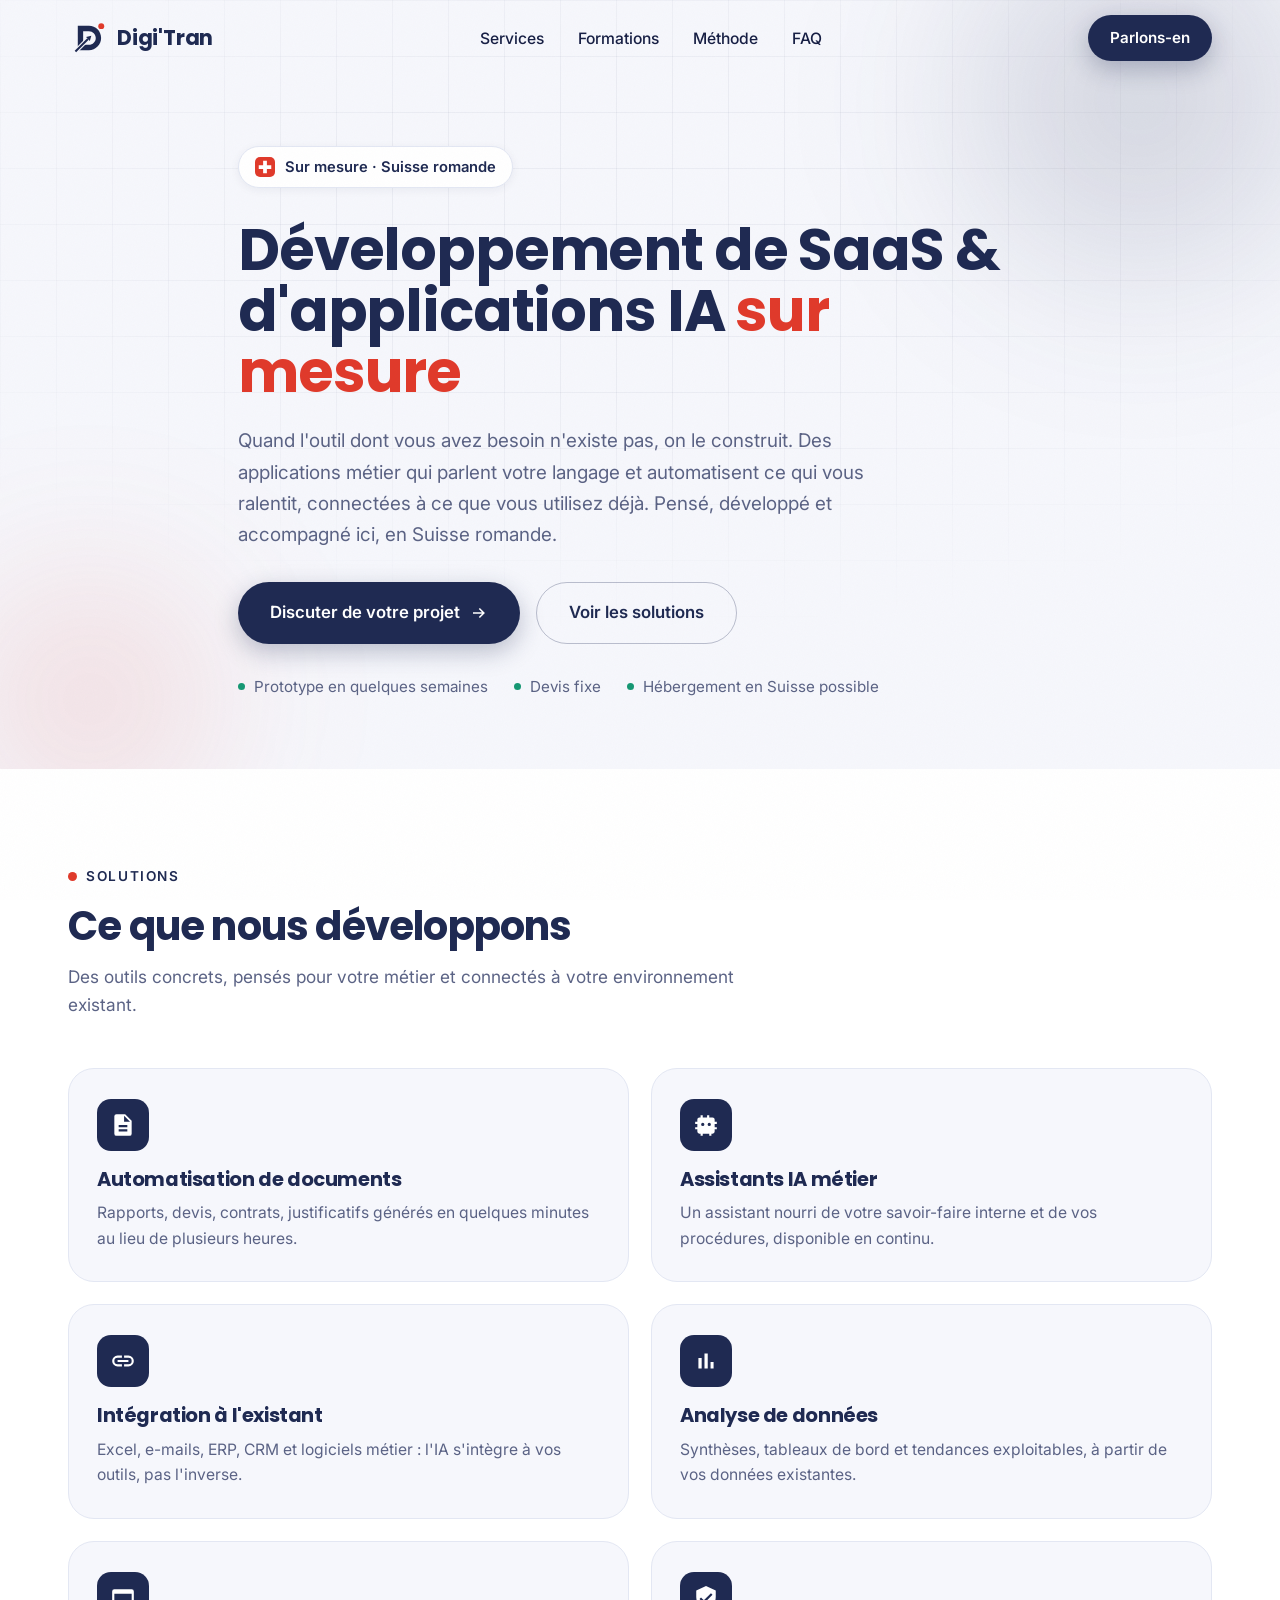
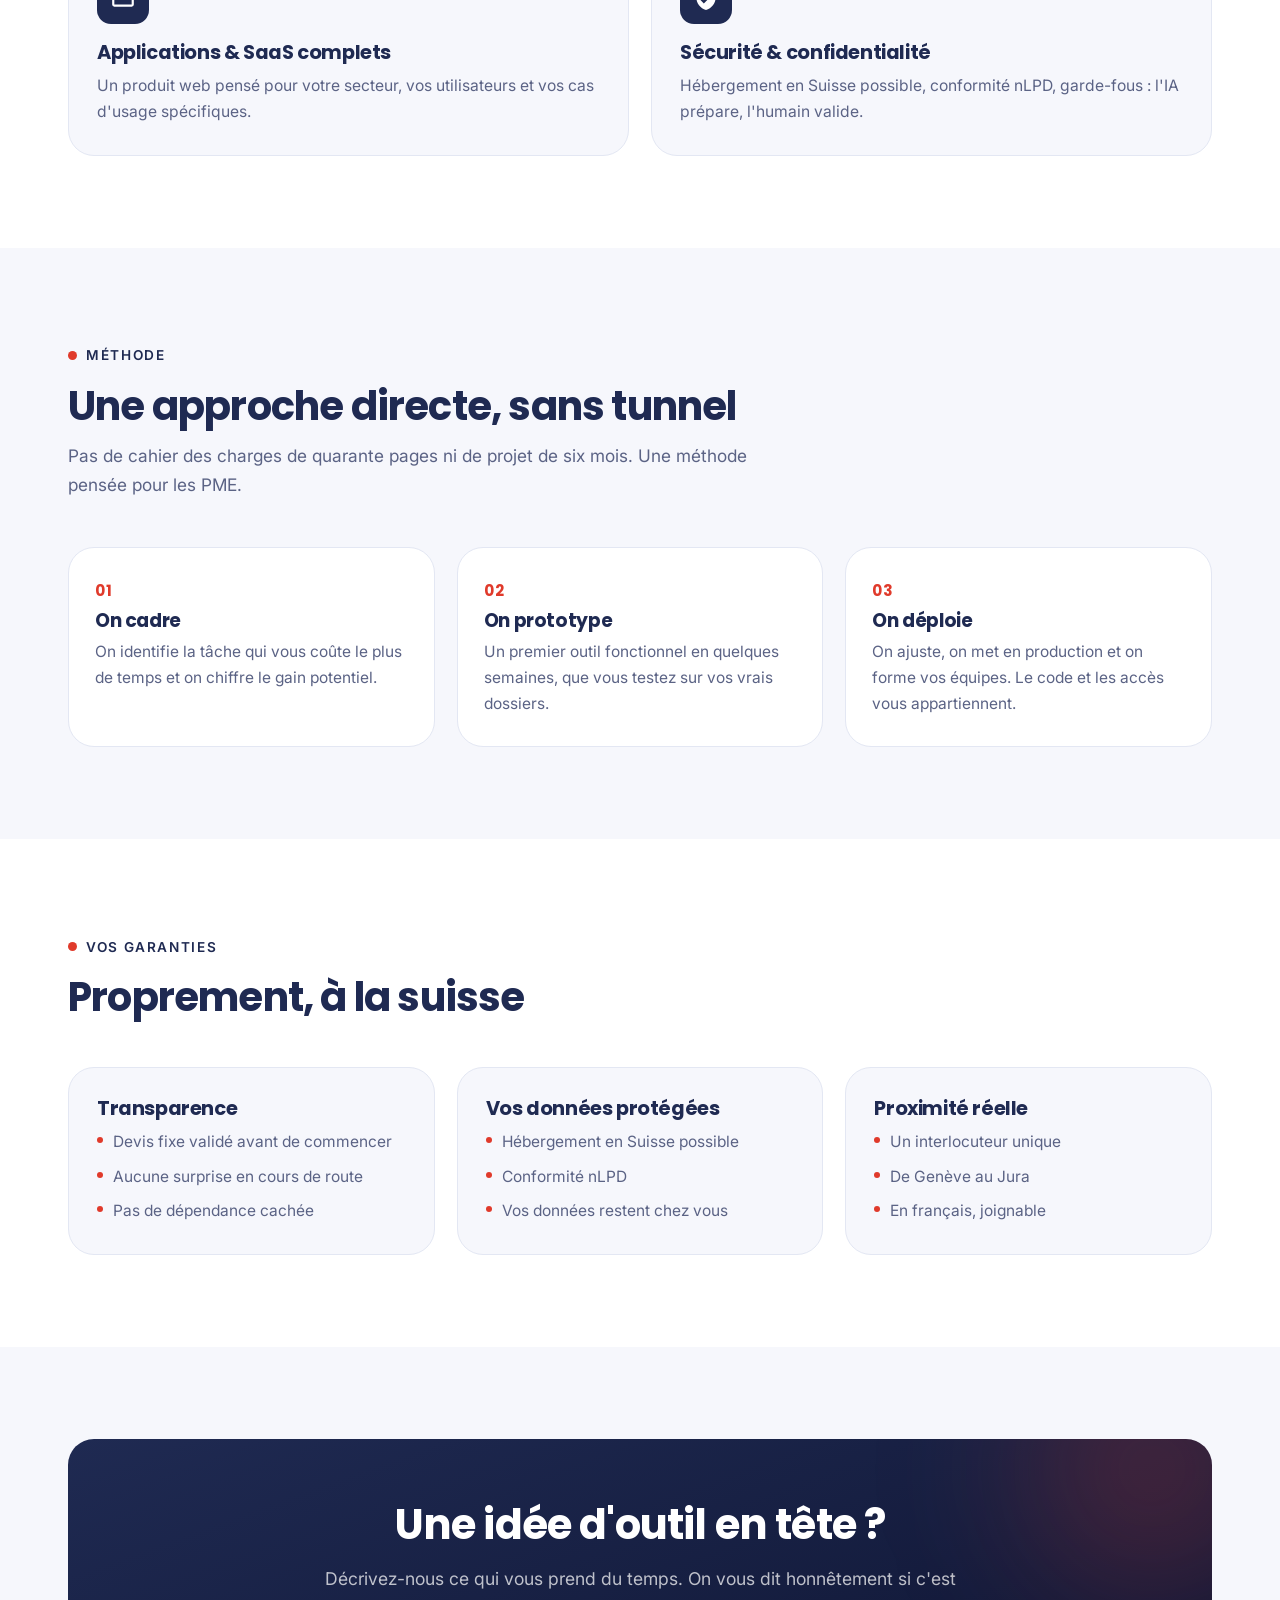
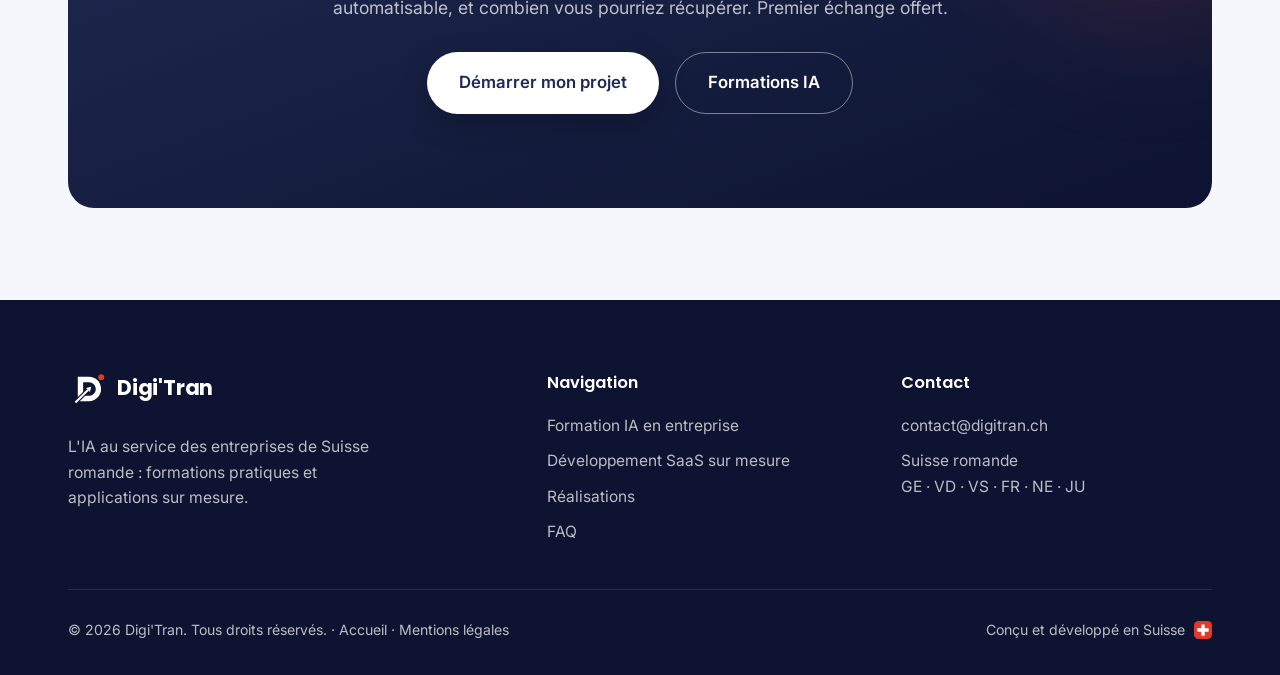
<file: developpement-saas-sur-mesure.html>
<!DOCTYPE html>
<html lang="fr-CH">
<head>
  <meta charset="UTF-8">
  <meta name="viewport" content="width=device-width, initial-scale=1.0">
  <title>Développement de SaaS &amp; applications IA sur mesure — Digi'Tran, Suisse romande</title>
  <meta name="description" content="Développement d'applications et de SaaS sur mesure en Suisse romande : automatisation de documents, assistants IA métier, intégrations et analyse de données. Prototype en quelques semaines, devis fixe, hébergement en Suisse possible.">
  <meta name="keywords" content="développement SaaS sur mesure, application IA sur mesure, développement application Suisse romande, automatisation IA, assistant IA métier, logiciel sur mesure Genève Vaud Valais">
  <meta name="author" content="Digi'Tran">
  <meta name="robots" content="index, follow, max-image-preview:large">
  <link rel="canonical" href="https://digitran.ch/developpement-saas-sur-mesure.html">
  <link rel="alternate" hreflang="fr-ch" href="https://digitran.ch/developpement-saas-sur-mesure.html">
  <meta name="theme-color" content="#1F2A52">
  <meta name="geo.region" content="CH">
  <meta name="geo.placename" content="Suisse romande">
  <script>document.documentElement.classList.add('js');</script>

  <meta property="og:type" content="website">
  <meta property="og:site_name" content="Digi'Tran">
  <meta property="og:locale" content="fr_CH">
  <meta property="og:title" content="Développement de SaaS & applications IA sur mesure — Digi'Tran">
  <meta property="og:description" content="Applications métier et SaaS sur mesure : automatisation, assistants IA, intégrations. Prototype en quelques semaines, en Suisse romande.">
  <meta property="og:url" content="https://digitran.ch/developpement-saas-sur-mesure.html">
  <meta property="og:image" content="https://digitran.ch/og-image.png">
  <meta name="twitter:card" content="summary_large_image">

  <link rel="icon" type="image/svg+xml" href="favicon.svg">
  <link rel="preconnect" href="https://fonts.googleapis.com">
  <link rel="preconnect" href="https://fonts.gstatic.com" crossorigin>
  <link href="https://fonts.googleapis.com/css2?family=Poppins:wght@500;600;700;800&family=Inter:wght@400;500;600&display=swap" rel="stylesheet">
  <link rel="stylesheet" href="styles.css">

  <script type="application/ld+json">
  {
    "@context": "https://schema.org",
    "@type": "Service",
    "serviceType": "Développement d'applications et de SaaS sur mesure",
    "name": "Applications & SaaS sur mesure",
    "provider": { "@type": "ProfessionalService", "name": "Digi'Tran", "url": "https://digitran.ch" },
    "areaServed": ["Genève", "Vaud", "Valais", "Fribourg", "Neuchâtel", "Jura", "Suisse romande"],
    "description": "Développement d'applications métier et de SaaS sur mesure en Suisse romande : automatisation de documents, assistants IA, intégrations aux outils existants et analyse de données.",
    "url": "https://digitran.ch/developpement-saas-sur-mesure.html"
  }
  </script>
  <script type="application/ld+json">
  {
    "@context": "https://schema.org",
    "@type": "BreadcrumbList",
    "itemListElement": [
      { "@type": "ListItem", "position": 1, "name": "Accueil", "item": "https://digitran.ch/" },
      { "@type": "ListItem", "position": 2, "name": "Développement SaaS sur mesure", "item": "https://digitran.ch/developpement-saas-sur-mesure.html" }
    ]
  }
  </script>
</head>
<body>
  <a class="skip-link" href="#contenu">Aller au contenu</a>

  <header class="site-header scrolled" id="header">
    <nav class="nav container" aria-label="Navigation principale">
      <a class="brand" href="index.html" aria-label="Digi'Tran — accueil">
        <svg class="logo-mark" viewBox="0 0 512 512" aria-hidden="true" focusable="false">
          <defs><mask id="cut-nav"><rect width="512" height="512" fill="#fff"/><line x1="70" y1="468" x2="252" y2="286" stroke="#000" stroke-width="58"/></mask></defs>
          <path fill="currentColor" fill-rule="evenodd" mask="url(#cut-nav)" d="M132 92h150c90.6 0 164 73.4 164 164s-73.4 164-164 164H132V92zm72 72v184h78c50.8 0 92-41.2 92-92s-41.2-92-92-92h-78z"/>
          <line x1="100" y1="438" x2="269" y2="269" stroke="currentColor" stroke-width="27"/>
          <path fill="currentColor" d="M314 224 243 244l51 51z"/>
          <circle class="logo-dot" cx="448" cy="96" r="40" fill="#E03A2B"/>
        </svg>
        <span class="brand-name">Digi'Tran</span>
      </a>
      <ul class="nav-links">
        <li><a href="index.html#services">Services</a></li>
        <li><a href="formation-ia-entreprise.html">Formations</a></li>
        <li><a href="index.html#methode">Méthode</a></li>
        <li><a href="index.html#faq">FAQ</a></li>
      </ul>
      <div class="nav-actions">
        <a class="btn btn-primary btn-nav magnetic" href="index.html#contact">Parlons-en</a>
        <button class="nav-burger" id="burger" aria-expanded="false" aria-controls="mobile-menu" aria-label="Ouvrir le menu"><span></span><span></span></button>
      </div>
    </nav>
  </header>

  <div class="mobile-menu" id="mobile-menu" aria-hidden="true">
    <nav aria-label="Menu mobile">
      <ul>
        <li style="--i:0"><a href="index.html#services">Services</a></li>
        <li style="--i:1"><a href="formation-ia-entreprise.html">Formations</a></li>
        <li style="--i:2"><a href="index.html#methode">Méthode</a></li>
        <li style="--i:3"><a href="index.html#faq">FAQ</a></li>
        <li style="--i:4"><a href="index.html#contact">Contact</a></li>
      </ul>
      <p class="mobile-menu-foot">contact@digitran.ch · Suisse romande</p>
    </nav>
  </div>

  <main id="contenu">

    <!-- Hero -->
    <section class="lp-hero">
      <div class="hero-bg" aria-hidden="true">
        <div class="orb orb-navy"></div>
        <div class="orb orb-red"></div>
        <div class="hero-grid"></div>
      </div>
      <div class="container lp-hero-inner">
        <p class="hero-badge reveal" style="--d:.05s">
          <svg class="swiss-cross" viewBox="0 0 32 32" aria-hidden="true"><rect width="32" height="32" rx="8" fill="#E03A2B"/><path fill="#fff" d="M13 6h6v7h7v6h-7v7h-6v-7H6v-6h7z"/></svg>
          Sur mesure · Suisse romande
        </p>
        <h1 class="lp-title reveal" style="--d:.12s">Développement de SaaS &amp;<br>d'applications IA <em>sur mesure</em></h1>
        <p class="lp-lead reveal" style="--d:.2s">
          Quand l'outil dont vous avez besoin n'existe pas, on le construit. Des applications métier qui parlent
          votre langage et automatisent ce qui vous ralentit, connectées à ce que vous utilisez déjà. Pensé,
          développé et accompagné ici, en Suisse romande.
        </p>
        <div class="hero-ctas reveal" style="--d:.28s">
          <a class="btn btn-primary btn-lg magnetic" href="index.html#contact">
            Discuter de votre projet
            <svg viewBox="0 0 24 24" aria-hidden="true"><path fill="currentColor" d="M13.2 5.2 19.9 12l-6.7 6.8-1.5-1.4 4.3-4.4H4v-2h12l-4.3-4.4z"/></svg>
          </a>
          <a class="btn btn-ghost btn-lg magnetic" href="#solutions">Voir les solutions</a>
        </div>
        <ul class="hero-trust reveal" style="--d:.36s">
          <li>Prototype en quelques semaines</li>
          <li>Devis fixe</li>
          <li>Hébergement en Suisse possible</li>
        </ul>
      </div>
    </section>

    <!-- Ce que nous développons -->
    <section class="lp-section lp-section-alt" id="solutions">
      <div class="container">
        <div class="lp-head reveal">
          <span class="sec-label"><span class="dot"></span>Solutions</span>
          <h2>Ce que nous développons</h2>
          <p>Des outils concrets, pensés pour votre métier et connectés à votre environnement existant.</p>
        </div>
        <div class="lp-grid">
          <article class="lp-card reveal" style="--d:.05s">
            <div class="lp-ico"><svg viewBox="0 0 24 24"><path fill="currentColor" d="M14 2H6a2 2 0 0 0-2 2v16a2 2 0 0 0 2 2h12a2 2 0 0 0 2-2V8l-6-6zm2 16H8v-2h8v2zm0-4H8v-2h8v2zm-3-5V3.5L18.5 9H13z"/></svg></div>
            <h3>Automatisation de documents</h3>
            <p>Rapports, devis, contrats, justificatifs générés en quelques minutes au lieu de plusieurs heures.</p>
          </article>
          <article class="lp-card reveal" style="--d:.1s">
            <div class="lp-ico"><svg viewBox="0 0 24 24"><path fill="currentColor" d="M20 9V7a2 2 0 0 0-2-2h-3V3h-2v2H9V3H7v2H6a2 2 0 0 0-2 2v2H2v2h2v3H2v2h2v2a2 2 0 0 0 2 2h1v2h2v-2h6v2h2v-2h1a2 2 0 0 0 2-2v-2h2v-2h-2v-3h2V9h-2zM9 13a1.5 1.5 0 1 1 0-3 1.5 1.5 0 0 1 0 3zm6 0a1.5 1.5 0 1 1 0-3 1.5 1.5 0 0 1 0 3z"/></svg></div>
            <h3>Assistants IA métier</h3>
            <p>Un assistant nourri de votre savoir-faire interne et de vos procédures, disponible en continu.</p>
          </article>
          <article class="lp-card reveal" style="--d:.05s">
            <div class="lp-ico"><svg viewBox="0 0 24 24"><path fill="currentColor" d="M17 7h-4v2h4a3 3 0 0 1 0 6h-4v2h4a5 5 0 0 0 0-10zm-6 8H7a3 3 0 0 1 0-6h4V7H7a5 5 0 0 0 0 10h4v-2zM7 11h10v2H7z"/></svg></div>
            <h3>Intégration à l'existant</h3>
            <p>Excel, e-mails, ERP, CRM et logiciels métier : l'IA s'intègre à vos outils, pas l'inverse.</p>
          </article>
          <article class="lp-card reveal" style="--d:.1s">
            <div class="lp-ico"><svg viewBox="0 0 24 24"><path fill="currentColor" d="M5 9.2h3V19H5zM10.6 5h3v14h-3zm5.6 8H19v6h-2.8z"/></svg></div>
            <h3>Analyse de données</h3>
            <p>Synthèses, tableaux de bord et tendances exploitables, à partir de vos données existantes.</p>
          </article>
          <article class="lp-card reveal" style="--d:.05s">
            <div class="lp-ico"><svg viewBox="0 0 24 24"><path fill="currentColor" d="M4 4h16a2 2 0 0 1 2 2v12a2 2 0 0 1-2 2H4a2 2 0 0 1-2-2V6a2 2 0 0 1 2-2zm0 4v10h16V8H4z"/></svg></div>
            <h3>Applications &amp; SaaS complets</h3>
            <p>Un produit web pensé pour votre secteur, vos utilisateurs et vos cas d'usage spécifiques.</p>
          </article>
          <article class="lp-card reveal" style="--d:.1s">
            <div class="lp-ico"><svg viewBox="0 0 24 24"><path fill="currentColor" d="M12 1 3 5v6c0 5.55 3.84 10.74 9 12 5.16-1.26 9-6.45 9-12V5l-9-4zm-2 16-4-4 1.41-1.41L10 14.17l6.59-6.59L18 9l-8 8z"/></svg></div>
            <h3>Sécurité &amp; confidentialité</h3>
            <p>Hébergement en Suisse possible, conformité nLPD, garde-fous : l'IA prépare, l'humain valide.</p>
          </article>
        </div>
      </div>
    </section>

    <!-- Notre approche -->
    <section class="lp-section">
      <div class="container">
        <div class="lp-head reveal">
          <span class="sec-label"><span class="dot"></span>Méthode</span>
          <h2>Une approche directe, sans tunnel</h2>
          <p>Pas de cahier des charges de quarante pages ni de projet de six mois. Une méthode pensée pour les PME.</p>
        </div>
        <div class="lp-steps">
          <div class="lp-step reveal" style="--d:.05s">
            <span class="n">01</span>
            <h3>On cadre</h3>
            <p>On identifie la tâche qui vous coûte le plus de temps et on chiffre le gain potentiel.</p>
          </div>
          <div class="lp-step reveal" style="--d:.15s">
            <span class="n">02</span>
            <h3>On prototype</h3>
            <p>Un premier outil fonctionnel en quelques semaines, que vous testez sur vos vrais dossiers.</p>
          </div>
          <div class="lp-step reveal" style="--d:.25s">
            <span class="n">03</span>
            <h3>On déploie</h3>
            <p>On ajuste, on met en production et on forme vos équipes. Le code et les accès vous appartiennent.</p>
          </div>
        </div>
      </div>
    </section>

    <!-- Garanties -->
    <section class="lp-section lp-section-alt">
      <div class="container">
        <div class="lp-head reveal">
          <span class="sec-label"><span class="dot"></span>Vos garanties</span>
          <h2>Proprement, à la suisse</h2>
        </div>
        <div class="lp-grid lp-grid-3">
          <article class="lp-card reveal" style="--d:.05s">
            <h3>Transparence</h3>
            <ul class="lp-card-list">
              <li>Devis fixe validé avant de commencer</li>
              <li>Aucune surprise en cours de route</li>
              <li>Pas de dépendance cachée</li>
            </ul>
          </article>
          <article class="lp-card reveal" style="--d:.12s">
            <h3>Vos données protégées</h3>
            <ul class="lp-card-list">
              <li>Hébergement en Suisse possible</li>
              <li>Conformité nLPD</li>
              <li>Vos données restent chez vous</li>
            </ul>
          </article>
          <article class="lp-card reveal" style="--d:.19s">
            <h3>Proximité réelle</h3>
            <ul class="lp-card-list">
              <li>Un interlocuteur unique</li>
              <li>De Genève au Jura</li>
              <li>En français, joignable</li>
            </ul>
          </article>
        </div>
      </div>
    </section>

    <!-- CTA -->
    <section class="lp-section">
      <div class="container">
        <div class="lp-cta reveal">
          <div class="lp-cta-inner">
            <h2>Une idée d'outil en tête&nbsp;?</h2>
            <p>Décrivez-nous ce qui vous prend du temps. On vous dit honnêtement si c'est automatisable, et combien vous pourriez récupérer. Premier échange offert.</p>
            <div class="hero-ctas" style="justify-content:center;">
              <a class="btn btn-light btn-lg magnetic" href="index.html#contact">Démarrer mon projet</a>
              <a class="btn btn-outline-light btn-lg magnetic" href="formation-ia-entreprise.html">Formations IA</a>
            </div>
          </div>
        </div>
      </div>
    </section>
  </main>

  <footer class="footer">
    <div class="container">
      <div class="footer-grid">
        <div class="footer-brand">
          <a class="brand brand-light" href="index.html" aria-label="Digi'Tran — accueil">
            <svg class="logo-mark" viewBox="0 0 512 512" aria-hidden="true" focusable="false">
              <defs><mask id="cut-foot"><rect width="512" height="512" fill="#fff"/><line x1="70" y1="468" x2="252" y2="286" stroke="#000" stroke-width="58"/></mask></defs>
              <path fill="currentColor" fill-rule="evenodd" mask="url(#cut-foot)" d="M132 92h150c90.6 0 164 73.4 164 164s-73.4 164-164 164H132V92zm72 72v184h78c50.8 0 92-41.2 92-92s-41.2-92-92-92h-78z"/>
              <line x1="100" y1="438" x2="269" y2="269" stroke="currentColor" stroke-width="27"/>
              <path fill="currentColor" d="M314 224 243 244l51 51z"/>
              <circle class="logo-dot" cx="448" cy="96" r="40" fill="#E03A2B"/>
            </svg>
            <span class="brand-name">Digi'Tran</span>
          </a>
          <p>L'IA au service des entreprises de Suisse romande : formations pratiques et applications sur mesure.</p>
        </div>
        <nav class="footer-nav" aria-label="Navigation pied de page">
          <p class="footer-title">Navigation</p>
          <ul>
            <li><a href="formation-ia-entreprise.html">Formation IA en entreprise</a></li>
            <li><a href="developpement-saas-sur-mesure.html">Développement SaaS sur mesure</a></li>
            <li><a href="index.html#realisations">Réalisations</a></li>
            <li><a href="index.html#faq">FAQ</a></li>
          </ul>
        </nav>
        <div class="footer-contact">
          <p class="footer-title">Contact</p>
          <ul>
            <li><a href="mailto:contact@digitran.ch">contact@digitran.ch</a></li>
            <li>Suisse romande<br>GE · VD · VS · FR · NE · JU</li>
          </ul>
        </div>
      </div>
      <div class="footer-bottom">
        <p>© 2026 Digi'Tran. Tous droits réservés. · <a href="index.html">Accueil</a> · <a href="mentions-legales.html">Mentions légales</a></p>
        <p class="footer-swiss">Conçu et développé en Suisse
          <svg class="swiss-cross" viewBox="0 0 32 32" aria-hidden="true"><rect width="32" height="32" rx="8" fill="#E03A2B"/><path fill="#fff" d="M13 6h6v7h7v6h-7v7h-6v-7H6v-6h7z"/></svg>
        </p>
      </div>
    </div>
  </footer>

  <script src="main.js" defer></script>
</body>
</html>
</file>
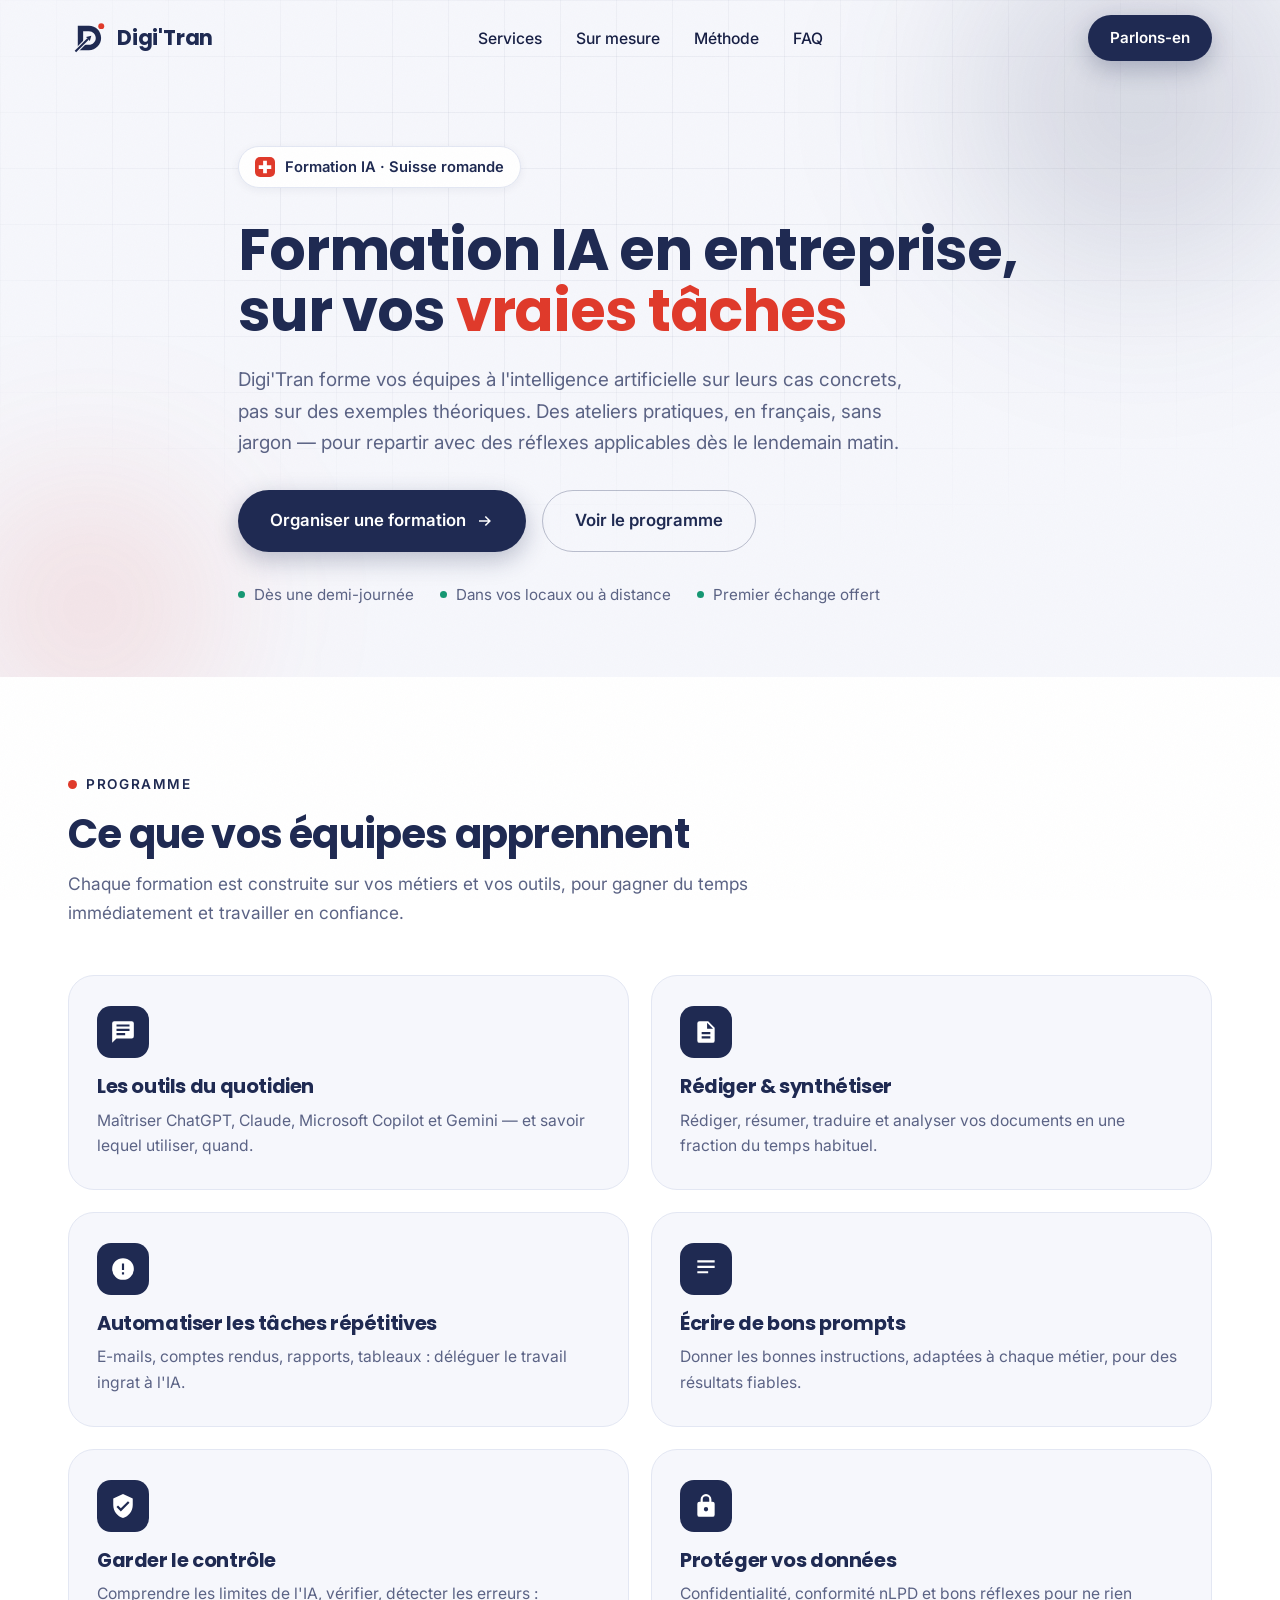
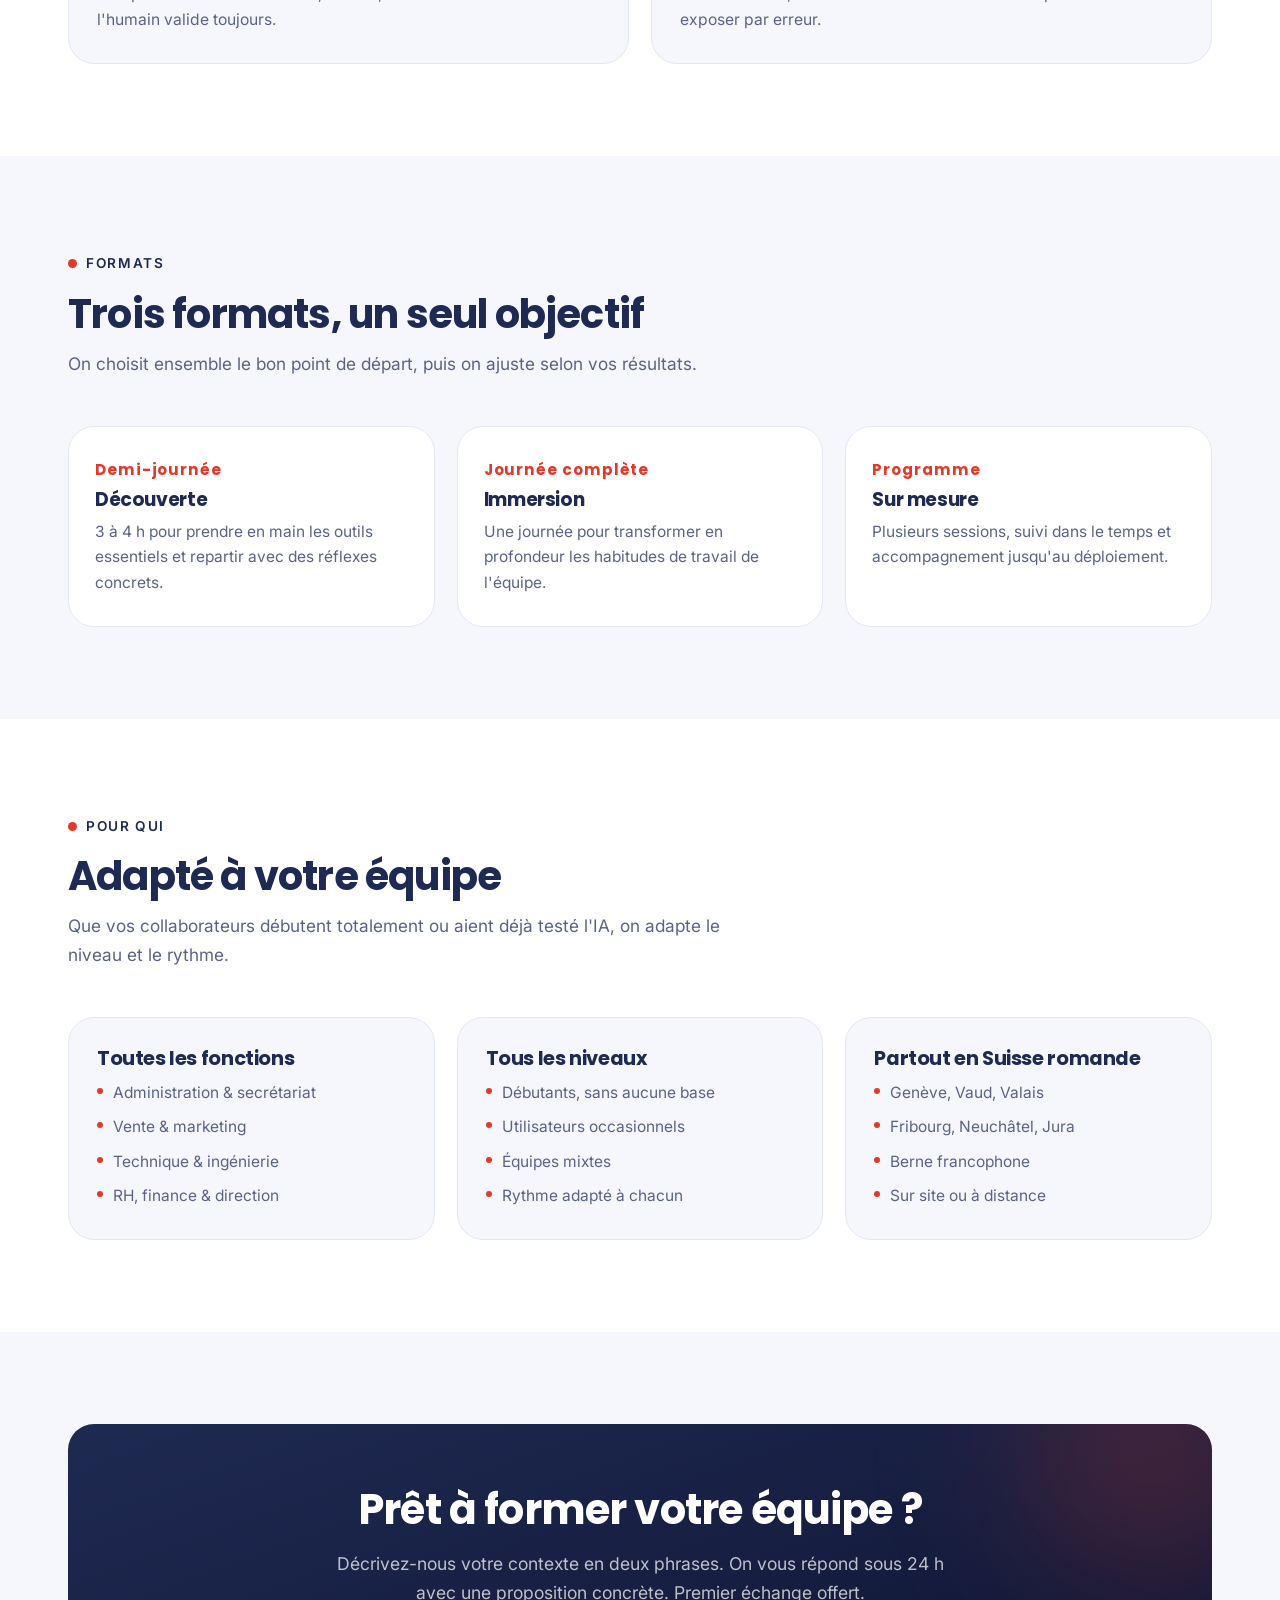
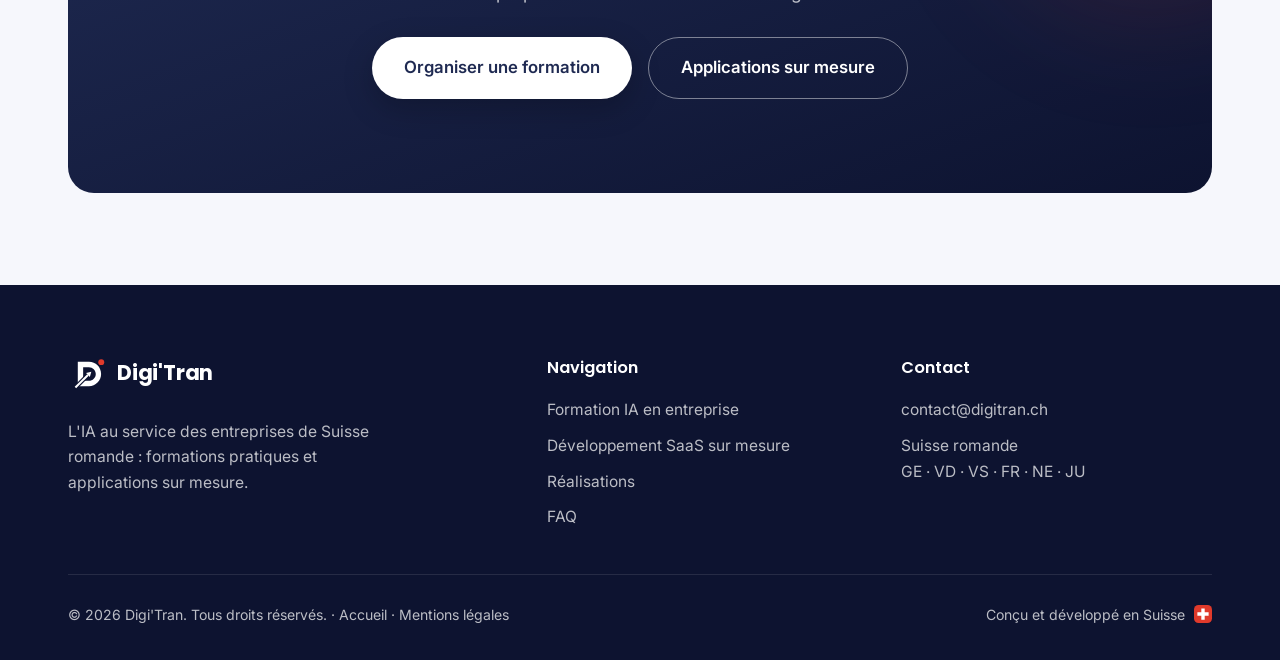
<file: formation-ia-entreprise.html>
<!DOCTYPE html>
<html lang="fr-CH">
<head>
  <meta charset="UTF-8">
  <meta name="viewport" content="width=device-width, initial-scale=1.0">
  <title>Formation IA en entreprise en Suisse romande — Digi'Tran</title>
  <meta name="description" content="Formation à l'intelligence artificielle pour vos équipes en Suisse romande : ateliers pratiques ChatGPT, Claude et Copilot sur vos vraies tâches. Dès une demi-journée, à Genève, Vaud, Valais, Fribourg, Neuchâtel et Jura. Premier échange offert.">
  <meta name="keywords" content="formation IA, formation intelligence artificielle, formation ChatGPT entreprise, formateur IA Suisse romande, atelier IA entreprise, formation IA Genève Vaud Valais">
  <meta name="author" content="Digi'Tran">
  <meta name="robots" content="index, follow, max-image-preview:large">
  <link rel="canonical" href="https://digitran.ch/formation-ia-entreprise.html">
  <link rel="alternate" hreflang="fr-ch" href="https://digitran.ch/formation-ia-entreprise.html">
  <meta name="theme-color" content="#1F2A52">
  <meta name="geo.region" content="CH">
  <meta name="geo.placename" content="Suisse romande">
  <script>document.documentElement.classList.add('js');</script>

  <meta property="og:type" content="website">
  <meta property="og:site_name" content="Digi'Tran">
  <meta property="og:locale" content="fr_CH">
  <meta property="og:title" content="Formation IA en entreprise en Suisse romande — Digi'Tran">
  <meta property="og:description" content="Ateliers IA pratiques pour vos équipes, sur vos vraies tâches. Dès une demi-journée, partout en Suisse romande.">
  <meta property="og:url" content="https://digitran.ch/formation-ia-entreprise.html">
  <meta property="og:image" content="https://digitran.ch/og-image.png">
  <meta name="twitter:card" content="summary_large_image">

  <link rel="icon" type="image/svg+xml" href="favicon.svg">
  <link rel="preconnect" href="https://fonts.googleapis.com">
  <link rel="preconnect" href="https://fonts.gstatic.com" crossorigin>
  <link href="https://fonts.googleapis.com/css2?family=Poppins:wght@500;600;700;800&family=Inter:wght@400;500;600&display=swap" rel="stylesheet">
  <link rel="stylesheet" href="styles.css">

  <script type="application/ld+json">
  {
    "@context": "https://schema.org",
    "@type": "Service",
    "serviceType": "Formation à l'intelligence artificielle en entreprise",
    "name": "Formation IA en entreprise",
    "provider": { "@type": "ProfessionalService", "name": "Digi'Tran", "url": "https://digitran.ch" },
    "areaServed": ["Genève", "Vaud", "Valais", "Fribourg", "Neuchâtel", "Jura", "Suisse romande"],
    "description": "Formations pratiques à l'intelligence artificielle pour les équipes d'entreprise en Suisse romande : ChatGPT, Claude, Copilot, automatisation et bonnes pratiques de confidentialité (nLPD).",
    "url": "https://digitran.ch/formation-ia-entreprise.html"
  }
  </script>
  <script type="application/ld+json">
  {
    "@context": "https://schema.org",
    "@type": "BreadcrumbList",
    "itemListElement": [
      { "@type": "ListItem", "position": 1, "name": "Accueil", "item": "https://digitran.ch/" },
      { "@type": "ListItem", "position": 2, "name": "Formation IA en entreprise", "item": "https://digitran.ch/formation-ia-entreprise.html" }
    ]
  }
  </script>
</head>
<body>
  <a class="skip-link" href="#contenu">Aller au contenu</a>

  <header class="site-header scrolled" id="header">
    <nav class="nav container" aria-label="Navigation principale">
      <a class="brand" href="index.html" aria-label="Digi'Tran — accueil">
        <svg class="logo-mark" viewBox="0 0 512 512" aria-hidden="true" focusable="false">
          <defs><mask id="cut-nav"><rect width="512" height="512" fill="#fff"/><line x1="70" y1="468" x2="252" y2="286" stroke="#000" stroke-width="58"/></mask></defs>
          <path fill="currentColor" fill-rule="evenodd" mask="url(#cut-nav)" d="M132 92h150c90.6 0 164 73.4 164 164s-73.4 164-164 164H132V92zm72 72v184h78c50.8 0 92-41.2 92-92s-41.2-92-92-92h-78z"/>
          <line x1="100" y1="438" x2="269" y2="269" stroke="currentColor" stroke-width="27"/>
          <path fill="currentColor" d="M314 224 243 244l51 51z"/>
          <circle class="logo-dot" cx="448" cy="96" r="40" fill="#E03A2B"/>
        </svg>
        <span class="brand-name">Digi'Tran</span>
      </a>
      <ul class="nav-links">
        <li><a href="index.html#services">Services</a></li>
        <li><a href="developpement-saas-sur-mesure.html">Sur mesure</a></li>
        <li><a href="index.html#methode">Méthode</a></li>
        <li><a href="index.html#faq">FAQ</a></li>
      </ul>
      <div class="nav-actions">
        <a class="btn btn-primary btn-nav magnetic" href="index.html#contact">Parlons-en</a>
        <button class="nav-burger" id="burger" aria-expanded="false" aria-controls="mobile-menu" aria-label="Ouvrir le menu"><span></span><span></span></button>
      </div>
    </nav>
  </header>

  <div class="mobile-menu" id="mobile-menu" aria-hidden="true">
    <nav aria-label="Menu mobile">
      <ul>
        <li style="--i:0"><a href="index.html#services">Services</a></li>
        <li style="--i:1"><a href="developpement-saas-sur-mesure.html">Sur mesure</a></li>
        <li style="--i:2"><a href="index.html#methode">Méthode</a></li>
        <li style="--i:3"><a href="index.html#faq">FAQ</a></li>
        <li style="--i:4"><a href="index.html#contact">Contact</a></li>
      </ul>
      <p class="mobile-menu-foot">contact@digitran.ch · Suisse romande</p>
    </nav>
  </div>

  <main id="contenu">

    <!-- Hero -->
    <section class="lp-hero">
      <div class="hero-bg" aria-hidden="true">
        <div class="orb orb-navy"></div>
        <div class="orb orb-red"></div>
        <div class="hero-grid"></div>
      </div>
      <div class="container lp-hero-inner">
        <p class="hero-badge reveal" style="--d:.05s">
          <svg class="swiss-cross" viewBox="0 0 32 32" aria-hidden="true"><rect width="32" height="32" rx="8" fill="#E03A2B"/><path fill="#fff" d="M13 6h6v7h7v6h-7v7h-6v-7H6v-6h7z"/></svg>
          Formation IA · Suisse romande
        </p>
        <h1 class="lp-title reveal" style="--d:.12s">Formation IA en entreprise,<br>sur vos <em>vraies tâches</em></h1>
        <p class="lp-lead reveal" style="--d:.2s">
          Digi'Tran forme vos équipes à l'intelligence artificielle sur leurs cas concrets, pas sur des
          exemples théoriques. Des ateliers pratiques, en français, sans jargon — pour repartir avec des
          réflexes applicables dès le lendemain matin.
        </p>
        <div class="hero-ctas reveal" style="--d:.28s">
          <a class="btn btn-primary btn-lg magnetic" href="index.html#contact">
            Organiser une formation
            <svg viewBox="0 0 24 24" aria-hidden="true"><path fill="currentColor" d="M13.2 5.2 19.9 12l-6.7 6.8-1.5-1.4 4.3-4.4H4v-2h12l-4.3-4.4z"/></svg>
          </a>
          <a class="btn btn-ghost btn-lg magnetic" href="#programme">Voir le programme</a>
        </div>
        <ul class="hero-trust reveal" style="--d:.36s">
          <li>Dès une demi-journée</li>
          <li>Dans vos locaux ou à distance</li>
          <li>Premier échange offert</li>
        </ul>
      </div>
    </section>

    <!-- Ce que vos équipes apprennent -->
    <section class="lp-section lp-section-alt" id="programme">
      <div class="container">
        <div class="lp-head reveal">
          <span class="sec-label"><span class="dot"></span>Programme</span>
          <h2>Ce que vos équipes apprennent</h2>
          <p>Chaque formation est construite sur vos métiers et vos outils, pour gagner du temps immédiatement et travailler en confiance.</p>
        </div>
        <div class="lp-grid">
          <article class="lp-card reveal" style="--d:.05s">
            <div class="lp-ico"><svg viewBox="0 0 24 24"><path fill="currentColor" d="M20 2H4a2 2 0 0 0-2 2v18l4-4h14a2 2 0 0 0 2-2V4a2 2 0 0 0-2-2zm-2 9H6V9h12v2zm-4 4H6v-2h8v2zm4-8H6V5h12v2z"/></svg></div>
            <h3>Les outils du quotidien</h3>
            <p>Maîtriser ChatGPT, Claude, Microsoft Copilot et Gemini — et savoir lequel utiliser, quand.</p>
          </article>
          <article class="lp-card reveal" style="--d:.1s">
            <div class="lp-ico"><svg viewBox="0 0 24 24"><path fill="currentColor" d="M14 2H6a2 2 0 0 0-2 2v16a2 2 0 0 0 2 2h12a2 2 0 0 0 2-2V8l-6-6zm2 16H8v-2h8v2zm0-4H8v-2h8v2zm-3-5V3.5L18.5 9H13z"/></svg></div>
            <h3>Rédiger &amp; synthétiser</h3>
            <p>Rédiger, résumer, traduire et analyser vos documents en une fraction du temps habituel.</p>
          </article>
          <article class="lp-card reveal" style="--d:.05s">
            <div class="lp-ico"><svg viewBox="0 0 24 24"><path fill="currentColor" d="M12 2a10 10 0 1 0 10 10A10 10 0 0 0 12 2zm1 15h-2v-2h2zm0-4h-2V7h2z"/></svg></div>
            <h3>Automatiser les tâches répétitives</h3>
            <p>E-mails, comptes rendus, rapports, tableaux : déléguer le travail ingrat à l'IA.</p>
          </article>
          <article class="lp-card reveal" style="--d:.1s">
            <div class="lp-ico"><svg viewBox="0 0 24 24"><path fill="currentColor" d="M4 4h16v2H4zm0 5h16v2H4zm0 5h10v2H4z"/></svg></div>
            <h3>Écrire de bons prompts</h3>
            <p>Donner les bonnes instructions, adaptées à chaque métier, pour des résultats fiables.</p>
          </article>
          <article class="lp-card reveal" style="--d:.05s">
            <div class="lp-ico"><svg viewBox="0 0 24 24"><path fill="currentColor" d="M12 1 3 5v6c0 5.55 3.84 10.74 9 12 5.16-1.26 9-6.45 9-12V5l-9-4zm-2 16-4-4 1.41-1.41L10 14.17l6.59-6.59L18 9l-8 8z"/></svg></div>
            <h3>Garder le contrôle</h3>
            <p>Comprendre les limites de l'IA, vérifier, détecter les erreurs : l'humain valide toujours.</p>
          </article>
          <article class="lp-card reveal" style="--d:.1s">
            <div class="lp-ico"><svg viewBox="0 0 24 24"><path fill="currentColor" d="M18 8h-1V6A5 5 0 0 0 7 6v2H6a2 2 0 0 0-2 2v10a2 2 0 0 0 2 2h12a2 2 0 0 0 2-2V10a2 2 0 0 0-2-2zM9 6a3 3 0 0 1 6 0v2H9zm3 11a2 2 0 1 1 2-2 2 2 0 0 1-2 2z"/></svg></div>
            <h3>Protéger vos données</h3>
            <p>Confidentialité, conformité nLPD et bons réflexes pour ne rien exposer par erreur.</p>
          </article>
        </div>
      </div>
    </section>

    <!-- Formats -->
    <section class="lp-section">
      <div class="container">
        <div class="lp-head reveal">
          <span class="sec-label"><span class="dot"></span>Formats</span>
          <h2>Trois formats, un seul objectif</h2>
          <p>On choisit ensemble le bon point de départ, puis on ajuste selon vos résultats.</p>
        </div>
        <div class="lp-steps">
          <div class="lp-step reveal" style="--d:.05s">
            <span class="n">Demi-journée</span>
            <h3>Découverte</h3>
            <p>3 à 4 h pour prendre en main les outils essentiels et repartir avec des réflexes concrets.</p>
          </div>
          <div class="lp-step reveal" style="--d:.15s">
            <span class="n">Journée complète</span>
            <h3>Immersion</h3>
            <p>Une journée pour transformer en profondeur les habitudes de travail de l'équipe.</p>
          </div>
          <div class="lp-step reveal" style="--d:.25s">
            <span class="n">Programme</span>
            <h3>Sur mesure</h3>
            <p>Plusieurs sessions, suivi dans le temps et accompagnement jusqu'au déploiement.</p>
          </div>
        </div>
      </div>
    </section>

    <!-- Pour qui -->
    <section class="lp-section lp-section-alt">
      <div class="container">
        <div class="lp-head reveal">
          <span class="sec-label"><span class="dot"></span>Pour qui</span>
          <h2>Adapté à votre équipe</h2>
          <p>Que vos collaborateurs débutent totalement ou aient déjà testé l'IA, on adapte le niveau et le rythme.</p>
        </div>
        <div class="lp-grid lp-grid-3">
          <article class="lp-card reveal" style="--d:.05s">
            <h3>Toutes les fonctions</h3>
            <ul class="lp-card-list">
              <li>Administration &amp; secrétariat</li>
              <li>Vente &amp; marketing</li>
              <li>Technique &amp; ingénierie</li>
              <li>RH, finance &amp; direction</li>
            </ul>
          </article>
          <article class="lp-card reveal" style="--d:.12s">
            <h3>Tous les niveaux</h3>
            <ul class="lp-card-list">
              <li>Débutants, sans aucune base</li>
              <li>Utilisateurs occasionnels</li>
              <li>Équipes mixtes</li>
              <li>Rythme adapté à chacun</li>
            </ul>
          </article>
          <article class="lp-card reveal" style="--d:.19s">
            <h3>Partout en Suisse romande</h3>
            <ul class="lp-card-list">
              <li>Genève, Vaud, Valais</li>
              <li>Fribourg, Neuchâtel, Jura</li>
              <li>Berne francophone</li>
              <li>Sur site ou à distance</li>
            </ul>
          </article>
        </div>
      </div>
    </section>

    <!-- CTA -->
    <section class="lp-section">
      <div class="container">
        <div class="lp-cta reveal">
          <div class="lp-cta-inner">
            <h2>Prêt à former votre équipe&nbsp;?</h2>
            <p>Décrivez-nous votre contexte en deux phrases. On vous répond sous 24&nbsp;h avec une proposition concrète. Premier échange offert.</p>
            <div class="hero-ctas" style="justify-content:center;">
              <a class="btn btn-light btn-lg magnetic" href="index.html#contact">Organiser une formation</a>
              <a class="btn btn-outline-light btn-lg magnetic" href="developpement-saas-sur-mesure.html">Applications sur mesure</a>
            </div>
          </div>
        </div>
      </div>
    </section>
  </main>

  <footer class="footer">
    <div class="container">
      <div class="footer-grid">
        <div class="footer-brand">
          <a class="brand brand-light" href="index.html" aria-label="Digi'Tran — accueil">
            <svg class="logo-mark" viewBox="0 0 512 512" aria-hidden="true" focusable="false">
              <defs><mask id="cut-foot"><rect width="512" height="512" fill="#fff"/><line x1="70" y1="468" x2="252" y2="286" stroke="#000" stroke-width="58"/></mask></defs>
              <path fill="currentColor" fill-rule="evenodd" mask="url(#cut-foot)" d="M132 92h150c90.6 0 164 73.4 164 164s-73.4 164-164 164H132V92zm72 72v184h78c50.8 0 92-41.2 92-92s-41.2-92-92-92h-78z"/>
              <line x1="100" y1="438" x2="269" y2="269" stroke="currentColor" stroke-width="27"/>
              <path fill="currentColor" d="M314 224 243 244l51 51z"/>
              <circle class="logo-dot" cx="448" cy="96" r="40" fill="#E03A2B"/>
            </svg>
            <span class="brand-name">Digi'Tran</span>
          </a>
          <p>L'IA au service des entreprises de Suisse romande : formations pratiques et applications sur mesure.</p>
        </div>
        <nav class="footer-nav" aria-label="Navigation pied de page">
          <p class="footer-title">Navigation</p>
          <ul>
            <li><a href="formation-ia-entreprise.html">Formation IA en entreprise</a></li>
            <li><a href="developpement-saas-sur-mesure.html">Développement SaaS sur mesure</a></li>
            <li><a href="index.html#realisations">Réalisations</a></li>
            <li><a href="index.html#faq">FAQ</a></li>
          </ul>
        </nav>
        <div class="footer-contact">
          <p class="footer-title">Contact</p>
          <ul>
            <li><a href="mailto:contact@digitran.ch">contact@digitran.ch</a></li>
            <li>Suisse romande<br>GE · VD · VS · FR · NE · JU</li>
          </ul>
        </div>
      </div>
      <div class="footer-bottom">
        <p>© 2026 Digi'Tran. Tous droits réservés. · <a href="index.html">Accueil</a> · <a href="mentions-legales.html">Mentions légales</a></p>
        <p class="footer-swiss">Conçu et développé en Suisse
          <svg class="swiss-cross" viewBox="0 0 32 32" aria-hidden="true"><rect width="32" height="32" rx="8" fill="#E03A2B"/><path fill="#fff" d="M13 6h6v7h7v6h-7v7h-6v-7H6v-6h7z"/></svg>
        </p>
      </div>
    </div>
  </footer>

  <script src="main.js" defer></script>
</body>
</html>
</file>
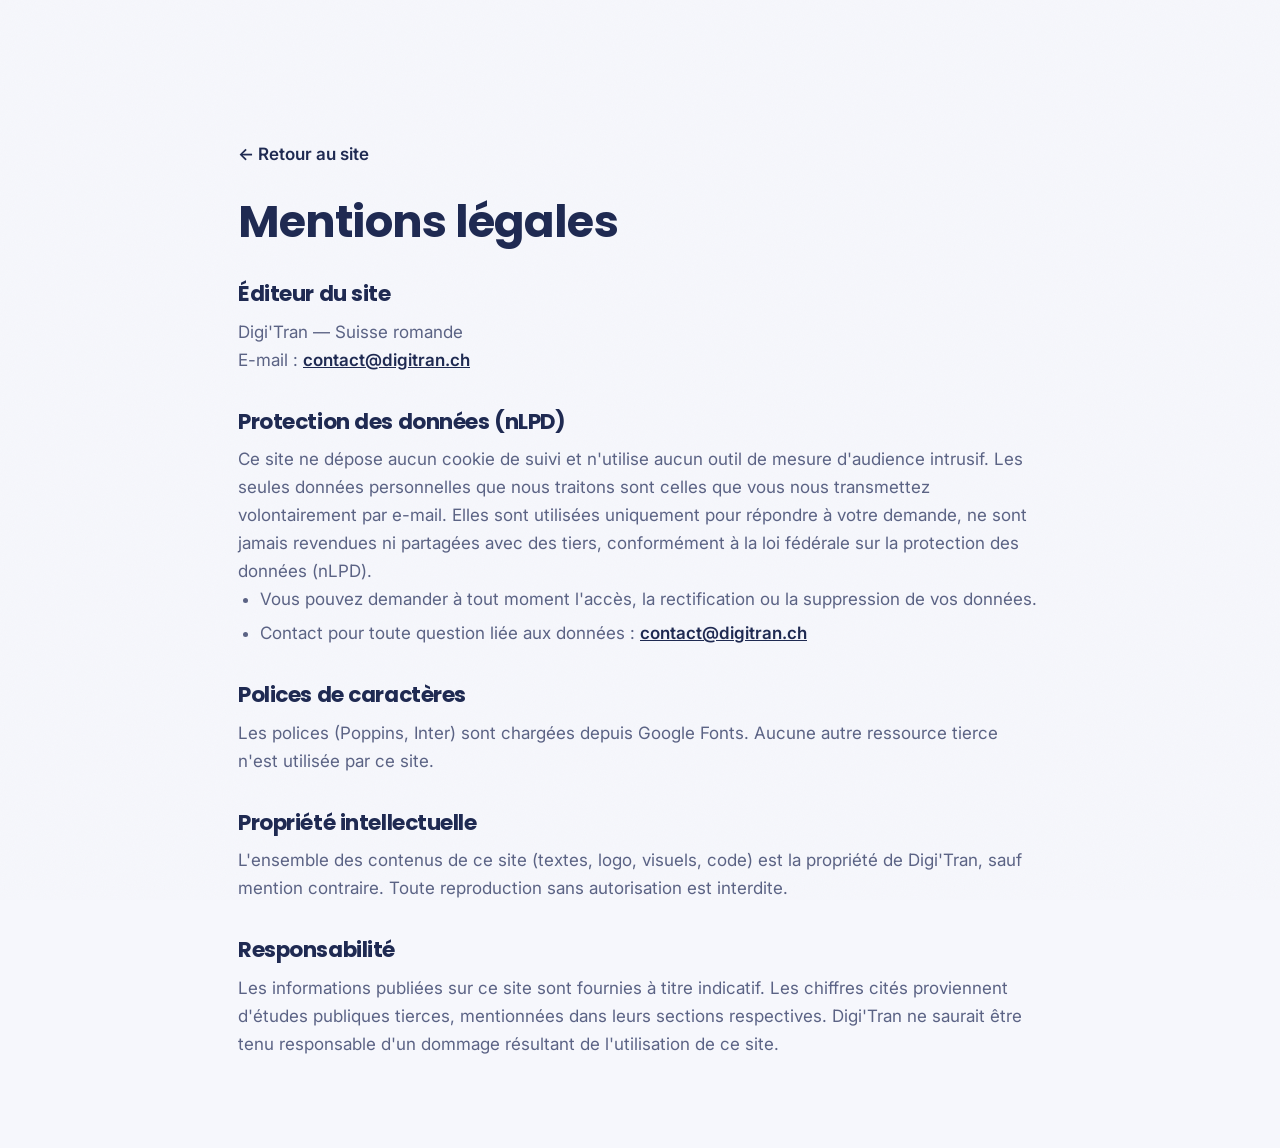
<file: mentions-legales.html>
<!DOCTYPE html>
<html lang="fr-CH">
<head>
  <meta charset="UTF-8">
  <meta name="viewport" content="width=device-width, initial-scale=1.0">
  <title>Mentions légales — Digi'Tran</title>
  <meta name="description" content="Mentions légales et protection des données du site Digi'Tran.">
  <meta name="robots" content="noindex, follow">
  <link rel="icon" type="image/svg+xml" href="favicon.svg">
  <link rel="preconnect" href="https://fonts.googleapis.com">
  <link rel="preconnect" href="https://fonts.gstatic.com" crossorigin>
  <link href="https://fonts.googleapis.com/css2?family=Poppins:wght@600;700&family=Inter:wght@400;500;600&display=swap" rel="stylesheet">
  <link rel="stylesheet" href="styles.css">
  <style>
    .legal { padding: 140px 0 90px; }
    .legal h1 { font-size: clamp(2rem, 4.5vw, 2.8rem); margin-bottom: 36px; }
    .legal h2 { font-size: 1.35rem; margin: 36px 0 12px; }
    .legal p, .legal li { color: var(--muted); }
    .legal ul { list-style: disc; padding-left: 22px; display: grid; gap: 6px; }
    .legal a { color: var(--navy); font-weight: 600; text-decoration: underline; }
    .legal .back { display: inline-flex; margin-bottom: 30px; font-weight: 600; color: var(--navy); text-decoration: none; }
    .legal .back:hover { color: var(--red); }
  </style>
</head>
<body>
  <main class="legal">
    <div class="container container-narrow">
      <a class="back" href="index.html">← Retour au site</a>
      <h1>Mentions légales</h1>

      <h2>Éditeur du site</h2>
      <p>
        Digi'Tran — Suisse romande<br>
        E-mail : <a href="mailto:contact@digitran.ch">contact@digitran.ch</a>
      </p>

      <h2>Protection des données (nLPD)</h2>
      <p>
        Ce site ne dépose aucun cookie de suivi et n'utilise aucun outil de mesure d'audience
        intrusif. Les seules données personnelles que nous traitons sont celles que vous nous
        transmettez volontairement par e-mail. Elles sont utilisées uniquement pour répondre
        à votre demande, ne sont jamais revendues ni partagées avec des tiers, conformément
        à la loi fédérale sur la protection des données (nLPD).
      </p>
      <ul>
        <li>Vous pouvez demander à tout moment l'accès, la rectification ou la suppression de vos données.</li>
        <li>Contact pour toute question liée aux données : <a href="mailto:contact@digitran.ch">contact@digitran.ch</a></li>
      </ul>

      <h2>Polices de caractères</h2>
      <p>
        Les polices (Poppins, Inter) sont chargées depuis Google Fonts. Aucune autre ressource
        tierce n'est utilisée par ce site.
      </p>

      <h2>Propriété intellectuelle</h2>
      <p>
        L'ensemble des contenus de ce site (textes, logo, visuels, code) est la propriété de
        Digi'Tran, sauf mention contraire. Toute reproduction sans autorisation est interdite.
      </p>

      <h2>Responsabilité</h2>
      <p>
        Les informations publiées sur ce site sont fournies à titre indicatif. Les chiffres
        cités proviennent d'études publiques tierces, mentionnées dans leurs sections
        respectives. Digi'Tran ne saurait être tenu responsable d'un dommage résultant de
        l'utilisation de ce site.
      </p>
    </div>
  </main>
</body>
</html>
</file>
<file: styles.css>
/* ============================================================
   Digi'Tran — styles.css
   Palette issue du logo : marine #1F2A52 · rouge #E03A2B
   ============================================================ */

:root {
  --navy: #1F2A52;
  --navy-deep: #131B3D;
  --navy-darker: #0D1330;
  --ink: #171F44;
  --red: #E03A2B;
  --red-dark: #C53120;
  --red-soft: rgba(224, 58, 43, 0.09);
  --green: #169873;
  --bg: #F6F7FC;
  --surface: #FFFFFF;
  --line: #E3E7F3;
  --muted: #5B6385;
  --muted-light: rgba(255, 255, 255, 0.72);

  --font-head: 'Poppins', 'Segoe UI', 'Helvetica Neue', Arial, sans-serif;
  --font-body: 'Inter', 'Segoe UI', 'Helvetica Neue', Arial, sans-serif;

  --radius: 18px;
  --radius-lg: 26px;
  --shadow-sm: 0 2px 10px rgba(19, 27, 61, 0.06);
  --shadow-md: 0 14px 40px rgba(19, 27, 61, 0.10);
  --shadow-lg: 0 28px 70px rgba(19, 27, 61, 0.16);
  --ease-out: cubic-bezier(0.16, 1, 0.3, 1);
  --header-h: 76px;
}

/* ---------- Reset ---------- */
*, *::before, *::after { box-sizing: border-box; margin: 0; padding: 0; }

html {
  scroll-behavior: smooth;
  scroll-padding-top: calc(var(--header-h) + 14px);
  -webkit-text-size-adjust: 100%;
}

body {
  font-family: var(--font-body);
  font-size: 1.0625rem;
  line-height: 1.65;
  color: var(--ink);
  background: var(--bg);
  overflow-x: hidden;
}

html.js body:not(.is-loaded) { overflow: hidden; }

img, svg { display: block; max-width: 100%; }
ul, ol { list-style: none; }
a { color: inherit; text-decoration: none; }
button { font: inherit; color: inherit; background: none; border: 0; cursor: pointer; }

::selection { background: var(--navy); color: #fff; }

:focus-visible { outline: 2px solid var(--red); outline-offset: 3px; border-radius: 4px; }

h1, h2, h3 {
  font-family: var(--font-head);
  color: var(--navy);
  font-weight: 700;
  line-height: 1.08;
  letter-spacing: -0.02em;
}

.skip-link {
  position: fixed; top: -60px; left: 16px; z-index: 2000;
  background: var(--navy); color: #fff; padding: 10px 18px; border-radius: 10px;
  transition: top 0.25s;
}
.skip-link:focus { top: 12px; }

.container { width: 100%; max-width: 1200px; margin: 0 auto; padding: 0 28px; }
.container-narrow { max-width: 860px; }
.section { padding: 110px 0; position: relative; }

/* Grain léger pour un rendu premium */
body::before {
  content: ""; position: fixed; inset: 0; z-index: 9000; pointer-events: none;
  opacity: 0.028; mix-blend-mode: multiply;
  background-image: url("data:image/svg+xml,%3Csvg xmlns='http://www.w3.org/2000/svg' width='160' height='160'%3E%3Cfilter id='n'%3E%3CfeTurbulence type='fractalNoise' baseFrequency='0.9' numOctaves='2'/%3E%3C/filter%3E%3Crect width='160' height='160' filter='url(%23n)'/%3E%3C/svg%3E");
}

/* ============================================================
   Préloader
   ============================================================ */
.preloader {
  display: none;
  position: fixed; inset: 0; z-index: 1500;
  background: #fff;
  align-items: center; justify-content: center;
  color: var(--navy);
  transition: transform 0.7s var(--ease-out), opacity 0.5s ease;
}
html.js .preloader { display: flex; }
.preloader.done { transform: translateY(-100%); opacity: 0.4; pointer-events: none; }

.preloader-inner { display: flex; flex-direction: column; align-items: center; gap: 18px; }

.pre-logo { width: 110px; height: 110px; }
.pre-d { opacity: 0; animation: preFade 0.5s ease 0.1s forwards; }
.pre-arrow {
  stroke-dasharray: 245; stroke-dashoffset: 245;
  animation: preDraw 0.55s var(--ease-out) 0.4s forwards;
}
.pre-head { transform: scale(0); transform-origin: 280px 260px; animation: prePop 0.35s var(--ease-out) 0.82s forwards; }
.pre-dot { transform: translateY(-46px); opacity: 0; animation: preDrop 0.5s cubic-bezier(0.34, 1.56, 0.64, 1) 1s forwards; }

.pre-word {
  display: flex; overflow: hidden;
  font-family: var(--font-head); font-weight: 700; font-size: 1.7rem; color: var(--navy);
  letter-spacing: -0.01em;
}
.pre-word span { display: inline-block; transform: translateY(120%); animation: preRise 0.5s var(--ease-out) forwards; }
.pre-word span:nth-child(1) { animation-delay: 1.05s; }
.pre-word span:nth-child(2) { animation-delay: 1.09s; }
.pre-word span:nth-child(3) { animation-delay: 1.13s; }
.pre-word span:nth-child(4) { animation-delay: 1.17s; }
.pre-word span:nth-child(5) { animation-delay: 1.21s; }
.pre-word span:nth-child(6) { animation-delay: 1.25s; }
.pre-word span:nth-child(7) { animation-delay: 1.29s; }
.pre-word span:nth-child(8) { animation-delay: 1.33s; }
.pre-word span:nth-child(9) { animation-delay: 1.37s; }

@keyframes preFade { to { opacity: 1; } }
@keyframes preDraw { to { stroke-dashoffset: 0; } }
@keyframes prePop { to { transform: scale(1); } }
@keyframes preDrop { to { transform: translateY(0); opacity: 1; } }
@keyframes preRise { to { transform: translateY(0); } }

/* ============================================================
   Curseur personnalisé
   ============================================================ */
.cursor-dot, .cursor-ring { display: none; }

@media (hover: hover) and (pointer: fine) {
  .cursor-dot {
    display: block; position: fixed; z-index: 1600; pointer-events: none;
    width: 7px; height: 7px; border-radius: 50%;
    background: var(--red);
    transform: translate(-50%, -50%);
    opacity: 0;
  }
  .cursor-ring {
    display: block; position: fixed; z-index: 1599; pointer-events: none;
    width: 38px; height: 38px; border-radius: 50%;
    border: 1.5px solid rgba(31, 42, 82, 0.45);
    transform: translate(-50%, -50%);
    transition: width 0.25s ease, height 0.25s ease, border-color 0.25s ease, background-color 0.25s ease;
    opacity: 0;
  }
  body.cursor-on .cursor-dot, body.cursor-on .cursor-ring { opacity: 1; }
  body.cursor-hover .cursor-ring {
    width: 58px; height: 58px;
    border-color: rgba(224, 58, 43, 0.7);
    background: rgba(224, 58, 43, 0.06);
  }
}

/* ============================================================
   Barre de progression de défilement
   ============================================================ */
.scroll-progress {
  position: fixed; top: 0; left: 0; right: 0; height: 3px; z-index: 1400;
  background: transparent; pointer-events: none;
}
.scroll-progress span {
  display: block; height: 100%; width: 100%;
  background: linear-gradient(90deg, var(--navy), var(--red));
  transform: scaleX(0); transform-origin: left;
}

/* ============================================================
   Header
   ============================================================ */
.site-header {
  position: fixed; top: 0; left: 0; right: 0; z-index: 1300;
  transition: transform 0.4s var(--ease-out), background-color 0.3s ease, box-shadow 0.3s ease;
}
.site-header.hidden { transform: translateY(-110%); }
.site-header.scrolled {
  background: rgba(255, 255, 255, 0.82);
  -webkit-backdrop-filter: blur(14px);
  backdrop-filter: blur(14px);
  box-shadow: 0 1px 0 var(--line), var(--shadow-sm);
}

.nav { display: flex; align-items: center; justify-content: space-between; height: var(--header-h); }

.brand { display: inline-flex; align-items: center; gap: 11px; color: var(--navy); }
.logo-mark { width: 38px; height: 38px; flex: none; }
.brand-name {
  font-family: var(--font-head); font-weight: 700; font-size: 1.32rem; letter-spacing: -0.01em;
}
.brand:hover .logo-dot { animation: dotPulse 0.9s ease infinite; }
@keyframes dotPulse { 50% { transform: translateY(-16px); } }

.nav-links { display: flex; gap: 34px; }
.nav-links a {
  font-weight: 500; font-size: 0.98rem; color: var(--ink);
  position: relative; padding: 6px 0;
}
.nav-links a::after {
  content: ""; position: absolute; left: 0; bottom: 0; height: 2px; width: 100%;
  background: var(--red); transform: scaleX(0); transform-origin: right;
  transition: transform 0.35s var(--ease-out);
}
.nav-links a:hover::after { transform: scaleX(1); transform-origin: left; }

.nav-actions { display: flex; align-items: center; gap: 14px; }

.nav-burger {
  display: none; width: 44px; height: 44px; border-radius: 12px;
  flex-direction: column; align-items: center; justify-content: center; gap: 7px;
  background: var(--navy);
}
.nav-burger span {
  display: block; width: 20px; height: 2px; background: #fff; border-radius: 2px;
  transition: transform 0.35s var(--ease-out), opacity 0.2s;
}
html.menu-open .nav-burger span:nth-child(1) { transform: translateY(4.5px) rotate(45deg); }
html.menu-open .nav-burger span:nth-child(2) { transform: translateY(-4.5px) rotate(-45deg); }

/* ============================================================
   Menu mobile
   ============================================================ */
.mobile-menu {
  position: fixed; inset: 0; z-index: 1200;
  background: linear-gradient(160deg, var(--navy) 0%, var(--navy-darker) 100%);
  display: flex; align-items: center; justify-content: center; text-align: center;
  opacity: 0; visibility: hidden; transition: opacity 0.4s ease, visibility 0.4s;
}
html.menu-open .mobile-menu { opacity: 1; visibility: visible; }
html.menu-open { overflow: hidden; }
html.menu-open .site-header { background: transparent; box-shadow: none; -webkit-backdrop-filter: none; backdrop-filter: none; }
html.menu-open .brand { color: #fff; }

.mobile-menu ul { display: flex; flex-direction: column; gap: 10px; }
.mobile-menu li {
  opacity: 0; transform: translateY(24px);
  transition: opacity 0.45s ease, transform 0.45s var(--ease-out);
  transition-delay: calc(var(--i) * 60ms);
}
html.menu-open .mobile-menu li { opacity: 1; transform: none; }
.mobile-menu a {
  font-family: var(--font-head); font-size: 2rem; font-weight: 600; color: #fff;
  padding: 6px 12px; display: inline-block;
}
.mobile-menu a:hover { color: #FF6A5B; }
.mobile-menu-foot { margin-top: 38px; color: var(--muted-light); font-size: 0.95rem; }

/* ============================================================
   Boutons
   ============================================================ */
.btn {
  display: inline-flex; align-items: center; justify-content: center; gap: 10px;
  font-weight: 600; font-family: var(--font-body);
  border-radius: 999px; padding: 13px 26px; font-size: 1rem;
  transition: background-color 0.25s ease, color 0.25s ease, box-shadow 0.25s ease,
    border-color 0.25s ease, translate 0.3s var(--ease-out);
  will-change: translate;
}
.btn:active { scale: 0.97; }
.btn svg { width: 18px; height: 18px; transition: transform 0.3s var(--ease-out); }
.btn:hover svg { transform: translateX(4px); }

.btn-primary { background: var(--navy); color: #fff; box-shadow: 0 8px 24px rgba(31, 42, 82, 0.28); }
.btn-primary:hover { background: var(--red); box-shadow: 0 10px 30px rgba(224, 58, 43, 0.32); }

.btn-ghost { background: transparent; color: var(--navy); border: 1.5px solid rgba(31, 42, 82, 0.28); }
.btn-ghost:hover { border-color: var(--navy); background: rgba(31, 42, 82, 0.05); }

.btn-light { background: #fff; color: var(--navy); box-shadow: 0 10px 30px rgba(0, 0, 0, 0.22); }
.btn-light:hover { background: #FFE9E6; color: var(--red-dark); }

.btn-outline-light { border: 1.5px solid rgba(255, 255, 255, 0.45); color: #fff; }
.btn-outline-light:hover { background: rgba(255, 255, 255, 0.1); border-color: #fff; }

.btn-lg { padding: 16px 32px; font-size: 1.05rem; }
.btn-nav { padding: 10px 22px; font-size: 0.95rem; }

/* ============================================================
   Apparitions au scroll
   ============================================================ */
html.js .reveal {
  opacity: 0; transform: translateY(30px);
  transition: opacity 0.8s ease var(--d, 0s), transform 0.8s var(--ease-out) var(--d, 0s);
}
html.js .reveal.in { opacity: 1; transform: none; }

/* ============================================================
   Têtes de section
   ============================================================ */
.sec-head { max-width: 720px; margin-bottom: 64px; }
.sec-head h2 { font-size: clamp(2rem, 4.4vw, 3.1rem); margin-bottom: 18px; }
.sec-head h2 em { font-style: normal; color: var(--red); }
.sec-intro { color: var(--muted); font-size: 1.13rem; max-width: 600px; }

.sec-label {
  display: inline-flex; align-items: center; gap: 9px;
  font-weight: 600; font-size: 0.85rem; text-transform: uppercase; letter-spacing: 0.12em;
  color: var(--navy); margin-bottom: 18px;
}
.sec-label .dot { width: 9px; height: 9px; border-radius: 50%; background: var(--red); animation: blink 2.4s ease infinite; }
@keyframes blink { 50% { opacity: 0.35; transform: scale(0.8); } }

.sec-head-light h2, .sec-label-light, .sec-head-light .sec-label { color: #fff; }
.sec-head-light .sec-intro { color: var(--muted-light); }
.sec-head-light .sec-intro strong { color: #fff; }

/* ============================================================
   Hero
   ============================================================ */
.hero {
  position: relative; min-height: 100vh; min-height: 100svh;
  display: flex; align-items: center;
  padding: calc(var(--header-h) + 40px) 0 80px;
  overflow: hidden;
}

.hero-bg { position: absolute; inset: 0; pointer-events: none; }
.hero-grid {
  position: absolute; inset: 0;
  background-image:
    linear-gradient(rgba(31, 42, 82, 0.05) 1px, transparent 1px),
    linear-gradient(90deg, rgba(31, 42, 82, 0.05) 1px, transparent 1px);
  background-size: 56px 56px;
  -webkit-mask-image: radial-gradient(ellipse 90% 70% at 50% 30%, #000 30%, transparent 75%);
  mask-image: radial-gradient(ellipse 90% 70% at 50% 30%, #000 30%, transparent 75%);
}

.orb { position: absolute; border-radius: 50%; filter: blur(70px); }
.orb-navy {
  width: 560px; height: 560px; top: -180px; right: -140px;
  background: radial-gradient(circle, rgba(31, 42, 82, 0.20), transparent 65%);
  animation: drift 22s ease-in-out infinite alternate;
}
.orb-red {
  width: 420px; height: 420px; bottom: -140px; left: -120px;
  background: radial-gradient(circle, rgba(224, 58, 43, 0.16), transparent 65%);
  animation: drift 26s ease-in-out infinite alternate-reverse;
}
.orb-blue {
  width: 340px; height: 340px; top: 30%; left: 38%;
  background: radial-gradient(circle, rgba(78, 105, 192, 0.13), transparent 65%);
  animation: drift 19s ease-in-out infinite alternate;
}
@keyframes drift {
  from { transform: translate(0, 0) scale(1); }
  to { transform: translate(60px, 40px) scale(1.12); }
}

.hero-inner {
  position: relative;
  display: grid; grid-template-columns: minmax(0, 1.08fr) minmax(0, 0.92fr); gap: 56px; align-items: center;
}
.hero-copy { min-width: 0; }

.hero-badge {
  display: inline-flex; align-items: center; gap: 10px;
  background: #fff; border: 1px solid var(--line); border-radius: 999px;
  padding: 8px 16px; font-weight: 600; font-size: 0.92rem; color: var(--navy);
  box-shadow: var(--shadow-sm); margin-bottom: 26px;
}
.swiss-cross { width: 20px; height: 20px; flex: none; }

.hero-title {
  font-size: clamp(2.3rem, 4.9vw, 3.6rem);
  margin-bottom: 26px;
}
.hero-title .line { display: block; overflow: hidden; padding-bottom: 0.12em; margin-bottom: -0.12em; }
.hero-title .line > span { display: inline-block; }
html.js .hero-title .line > span {
  transform: translateY(115%);
  transition: transform 1s var(--ease-out);
}
html.js body.is-loaded .hero-title .line:nth-child(1) > span { transform: none; transition-delay: 0.1s; }
html.js body.is-loaded .hero-title .line:nth-child(2) > span { transform: none; transition-delay: 0.24s; }
html.js body.is-loaded .hero-title .line:nth-child(3) > span { transform: none; transition-delay: 0.38s; }

.swap-wrap { display: inline-block; overflow: hidden; vertical-align: bottom; max-width: 100%; }
.swap-word {
  display: inline-block; white-space: nowrap;
  color: var(--red); padding-bottom: 2px;
  border-bottom: 4px solid var(--red);
  transition: transform 0.45s var(--ease-out), opacity 0.4s ease;
}
.swap-word.swap-out { transform: translateY(-115%); opacity: 0; }
.swap-word.swap-prep { transform: translateY(115%); opacity: 0; transition: none; }

.hero-sub { color: var(--muted); font-size: 1.16rem; max-width: 540px; margin-bottom: 36px; }

.hero-ctas { display: flex; flex-wrap: wrap; gap: 16px; margin-bottom: 30px; }

.hero-trust { display: flex; flex-wrap: wrap; gap: 8px 26px; color: var(--muted); font-size: 0.95rem; }
.hero-trust li { display: flex; align-items: center; gap: 9px; }
.hero-trust li::before {
  content: ""; width: 7px; height: 7px; border-radius: 50%; background: var(--green); flex: none;
}
.hero-trust-light { color: var(--muted-light); justify-content: center; margin-top: 30px; }

/* --- Visuel hero : cartes flottantes --- */
.hero-visual { position: relative; height: 560px; }

.float-card {
  position: absolute;
  background: rgba(255, 255, 255, 0.9);
  -webkit-backdrop-filter: blur(8px);
  backdrop-filter: blur(8px);
  border: 1px solid var(--line);
  border-radius: var(--radius);
  box-shadow: var(--shadow-md);
  padding: 20px;
  transform: translate3d(calc(var(--mx, 0) * var(--d, 16) * 1px), calc(var(--my, 0) * var(--d, 16) * 1px), 0);
  animation: floaty 7s ease-in-out infinite alternate;
}
.float-chip {
  position: absolute;
  display: inline-flex; align-items: center; gap: 9px;
  background: var(--navy); color: #fff;
  border-radius: 999px; padding: 10px 18px;
  font-weight: 600; font-size: 0.9rem;
  box-shadow: 0 12px 30px rgba(19, 27, 61, 0.25);
  transform: translate3d(calc(var(--mx, 0) * var(--d, 30) * 1px), calc(var(--my, 0) * var(--d, 30) * 1px), 0);
  animation: floaty 6s ease-in-out infinite alternate;
}
.float-chip .swiss-cross { width: 17px; height: 17px; }
@keyframes floaty { from { translate: 0 -7px; } to { translate: 0 9px; } }

html.js .float-card, html.js .float-chip { opacity: 0; }
html.js body.is-loaded .float-card, html.js body.is-loaded .float-chip {
  opacity: 1; transition: opacity 0.7s ease;
}
html.js body.is-loaded .card-doc { transition-delay: 0.55s; }
html.js body.is-loaded .card-chat { transition-delay: 0.75s; }
html.js body.is-loaded .card-plan { transition-delay: 0.95s; }
html.js body.is-loaded .chip-a { transition-delay: 1.1s; }
html.js body.is-loaded .chip-b { transition-delay: 1.22s; }
html.js body.is-loaded .chip-c { transition-delay: 1.34s; }

.card-doc { top: 4%; left: 2%; width: 300px; z-index: 2; animation-delay: 0.3s; }
.card-chat { top: 42%; right: 0; width: 295px; z-index: 3; animation-delay: 1.1s; }
.card-plan { bottom: 0; left: 8%; width: 285px; z-index: 2; animation-delay: 1.8s; }
.chip-a { top: 1%; right: 9%; animation-delay: 0.6s; }
.chip-b { top: 52%; left: -3%; z-index: 4; animation-delay: 1.4s; }
.chip-c { bottom: 9%; right: 5%; animation-delay: 2.1s; }

.fc-head { margin-bottom: 12px; }
.fc-pill {
  display: inline-block; border-radius: 999px; padding: 4px 12px;
  font-size: 0.78rem; font-weight: 600;
}
.fc-pill-navy { background: rgba(31, 42, 82, 0.08); color: var(--navy); }
.fc-pill-red { background: var(--red-soft); color: var(--red-dark); }

.fc-title { font-weight: 600; color: var(--navy); font-size: 0.98rem; margin-bottom: 12px; }

.fc-bar { height: 7px; border-radius: 99px; background: var(--line); overflow: hidden; margin-bottom: 14px; }
.fc-bar span {
  display: block; height: 100%; width: 40%;
  border-radius: 99px;
  background: linear-gradient(90deg, var(--navy), var(--red));
  animation: barfill 3.2s var(--ease-out) infinite;
}
@keyframes barfill {
  0% { width: 8%; }
  70% { width: 96%; }
  100% { width: 96%; }
}

.fc-checks { display: grid; gap: 7px; font-size: 0.86rem; color: var(--muted); }
.fc-checks li { display: flex; align-items: center; gap: 9px; }
.fc-checks li::before {
  content: "✓"; flex: none;
  width: 17px; height: 17px; border-radius: 50%;
  background: rgba(22, 152, 115, 0.13); color: var(--green);
  font-size: 0.66rem; font-weight: 700;
  display: inline-flex; align-items: center; justify-content: center;
}

.fc-q { font-size: 0.92rem; color: var(--ink); font-style: italic; margin-bottom: 14px; }
.fc-a {
  display: flex; align-items: center; gap: 10px;
  background: rgba(31, 42, 82, 0.06); border-radius: 12px; padding: 11px 14px;
  font-size: 0.88rem; font-weight: 500; color: var(--navy);
}
.fc-spark {
  width: 9px; height: 9px; border-radius: 50%; background: var(--red); flex: none;
  animation: blink 1.6s ease infinite;
}

.fc-matches { display: grid; gap: 8px; font-size: 0.86rem; color: var(--ink); margin-bottom: 12px; }
.fc-matches b { color: var(--navy); margin-right: 6px; font-weight: 600; }
.fc-ok { font-size: 0.84rem; font-weight: 600; color: var(--green); }

.scroll-hint {
  position: absolute; bottom: 26px; left: 50%; transform: translateX(-50%);
  opacity: 0.65; transition: opacity 0.3s;
}
.scroll-hint:hover { opacity: 1; }
.mouse {
  display: block; width: 26px; height: 42px;
  border: 2px solid var(--navy); border-radius: 99px; position: relative;
}
.mouse span {
  position: absolute; top: 7px; left: 50%; margin-left: -2px;
  width: 4px; height: 8px; border-radius: 99px; background: var(--red);
  animation: wheel 1.8s ease infinite;
}
@keyframes wheel { 55% { transform: translateY(13px); opacity: 0; } 56% { transform: none; opacity: 0; } 100% { opacity: 1; } }

/* ============================================================
   Marquee
   ============================================================ */
.marquee {
  background: var(--navy); color: #fff;
  padding: 17px 0; overflow: hidden;
  transform: rotate(-1deg) scale(1.02);
  border-top: 1px solid rgba(255, 255, 255, 0.08);
  border-bottom: 1px solid rgba(255, 255, 255, 0.08);
}
.marquee-track { display: flex; width: max-content; animation: scrollX 30s linear infinite; }
.marquee:hover .marquee-track { animation-play-state: paused; }
.marquee-group { display: flex; align-items: center; flex: none; }
.marquee-group span {
  font-family: var(--font-head); font-weight: 600; font-size: 1.02rem;
  letter-spacing: 0.02em; white-space: nowrap; padding: 0 26px;
}
.marquee-group i { width: 8px; height: 8px; border-radius: 50%; background: var(--red); flex: none; }
@keyframes scrollX { to { transform: translateX(-50%); } }

/* ============================================================
   Chiffres
   ============================================================ */
.stats { background: var(--bg); }

.stats-grid {
  display: grid; grid-template-columns: repeat(4, 1fr); gap: 22px;
}
.stat-card {
  background: var(--surface); border: 1px solid var(--line); border-radius: var(--radius-lg);
  padding: 34px 28px; position: relative; overflow: hidden;
  transition: box-shadow 0.35s ease, border-color 0.35s ease, translate 0.35s var(--ease-out);
}
.stat-card::after {
  content: ""; position: absolute; top: 0; left: 0; right: 0; height: 4px;
  background: linear-gradient(90deg, var(--red), var(--navy));
  transform: scaleX(0); transform-origin: left; transition: transform 0.45s var(--ease-out);
}
.stat-card:hover { translate: 0 -6px; box-shadow: var(--shadow-md); border-color: transparent; }
.stat-card:hover::after { transform: scaleX(1); }

.stat-num {
  font-family: var(--font-head); font-weight: 700;
  font-size: clamp(1.6rem, 2.4vw, 2.15rem); color: var(--navy);
  letter-spacing: -0.02em; line-height: 1; margin-bottom: 14px;
  white-space: nowrap;
}
.stat-desc { color: var(--muted); font-size: 0.98rem; line-height: 1.5; }

.stats-sources {
  margin-top: 34px; font-size: 0.85rem; color: var(--muted); max-width: 760px;
}

/* ============================================================
   Services
   ============================================================ */
.services { background: var(--surface); }

.services-grid { display: grid; grid-template-columns: 1fr 1fr; gap: 26px; }

.service-card {
  background: var(--bg); border: 1px solid var(--line); border-radius: var(--radius-lg);
  padding: 42px 38px; position: relative;
  transition: box-shadow 0.4s ease, translate 0.4s var(--ease-out), border-color 0.4s ease,
    transform 0.3s ease-out;
}
.service-card:hover { translate: 0 -8px; box-shadow: var(--shadow-lg); border-color: rgba(31, 42, 82, 0.16); }

.service-icon {
  width: 58px; height: 58px; border-radius: 16px;
  background: var(--navy); color: #fff;
  display: flex; align-items: center; justify-content: center;
  margin-bottom: 24px;
  transition: background-color 0.35s ease, transform 0.35s var(--ease-out);
}
.service-icon svg { width: 28px; height: 28px; }
.service-card:hover .service-icon { background: var(--red); transform: rotate(-6deg) scale(1.06); }

.service-kicker {
  font-size: 0.84rem; font-weight: 600; text-transform: uppercase; letter-spacing: 0.1em;
  color: var(--red); margin-bottom: 8px;
}
.service-card h3 { font-size: 1.65rem; margin-bottom: 14px; }
.service-desc { color: var(--muted); margin-bottom: 22px; }

.service-list { display: grid; gap: 11px; margin-bottom: 24px; }
.service-list li { display: flex; gap: 12px; align-items: flex-start; font-size: 0.99rem; }
.service-list li::before {
  content: ""; flex: none; margin-top: 8px;
  width: 7px; height: 7px; border-radius: 50%; background: var(--red);
}

.service-meta {
  font-size: 0.9rem; font-weight: 600; color: var(--navy);
  background: rgba(31, 42, 82, 0.06); border-radius: 10px;
  display: inline-block; padding: 8px 14px; margin-bottom: 26px;
}

.service-cta {
  display: inline-flex; align-items: center; gap: 9px;
  font-weight: 600; color: var(--navy);
}
.service-cta svg { width: 18px; height: 18px; transition: transform 0.3s var(--ease-out); }
.service-cta:hover { color: var(--red); }
.service-cta:hover svg { transform: translateX(5px); }

/* ============================================================
   Réalisations
   ============================================================ */
.works { background: var(--bg); }

.works-grid { display: grid; grid-template-columns: repeat(2, minmax(0, 1fr)); gap: 22px; }

.work-card {
  background: var(--surface); border: 1px solid var(--line); border-radius: var(--radius-lg);
  overflow: hidden; display: flex; flex-direction: column;
  transition: box-shadow 0.4s ease, translate 0.4s var(--ease-out), transform 0.3s ease-out;
}
.work-card:hover { translate: 0 -8px; box-shadow: var(--shadow-lg); }

.work-visual {
  padding: 24px 24px 0; height: 195px; overflow: hidden; position: relative;
}
.work-visual-leso  { background: linear-gradient(150deg, #E8ECFA 0%, #D7DEF4 100%); }
.work-visual-bio   { background: linear-gradient(150deg, #E3F3EB 0%, #CFE7DA 100%); }
.work-visual-devis { background: linear-gradient(150deg, #FBF1DD 0%, #F6E6C6 100%); }
.work-visual-foot  { background: linear-gradient(150deg, #FBE9E5 0%, #F6D8D2 100%); }

.mock-window {
  background: #fff; border-radius: 14px 14px 0 0;
  box-shadow: 0 18px 50px rgba(19, 27, 61, 0.16);
  padding: 14px 16px; height: 100%;
  transition: transform 0.5s var(--ease-out);
}
.work-card:hover .mock-window { transform: translateY(-9px); }

.mock-bar { display: flex; gap: 6px; margin-bottom: 13px; }
.mock-bar i { width: 9px; height: 9px; border-radius: 50%; background: var(--line); }
.mock-bar i:first-child { background: var(--red); }

.mock-title { font-weight: 600; font-size: 0.85rem; color: var(--navy); margin-bottom: 11px; }

.mock-line {
  height: 9px; border-radius: 99px; margin-bottom: 9px;
  background: linear-gradient(90deg, var(--line) 25%, #F0F2FA 45%, var(--line) 65%);
  background-size: 220% 100%;
  animation: shimmer 2.4s linear infinite;
}
.w80 { width: 80%; } .w60 { width: 60%; }
@keyframes shimmer { to { background-position: -120% 0; } }

.mock-checks { display: grid; gap: 7px; margin-top: 13px; font-size: 0.85rem; color: var(--muted); }
.mock-checks li { display: flex; align-items: center; gap: 9px; }
.mock-checks li::before {
  content: "✓"; flex: none;
  width: 16px; height: 16px; border-radius: 50%;
  background: rgba(22, 152, 115, 0.13); color: var(--green);
  font-size: 0.62rem; font-weight: 700;
  display: inline-flex; align-items: center; justify-content: center;
}

.mock-matches { display: grid; gap: 8px; font-size: 0.85rem; color: var(--ink); }
.mock-matches li { display: flex; align-items: center; gap: 10px; }
.mock-matches b { color: var(--navy); font-weight: 600; }
.mock-matches span {
  background: rgba(31, 42, 82, 0.07); color: var(--navy);
  font-size: 0.72rem; font-weight: 600; border-radius: 99px; padding: 2px 9px;
}
.mock-badge {
  margin-top: 13px; display: inline-block;
  background: rgba(22, 152, 115, 0.12); color: var(--green);
  font-size: 0.8rem; font-weight: 600; border-radius: 99px; padding: 5px 12px;
}

.mock-invoice { display: grid; gap: 7px; margin-top: 4px; font-size: 0.85rem; color: var(--ink); }
.mock-invoice li { display: flex; align-items: baseline; justify-content: space-between; gap: 12px; }
.mock-invoice b { color: var(--navy); font-weight: 600; font-variant-numeric: tabular-nums; }
.mock-invoice .total {
  margin-top: 3px; padding-top: 8px; border-top: 1px solid var(--line);
  font-weight: 600; color: var(--navy);
}
.mock-invoice .total b { color: var(--red); }

.work-body { padding: 22px 26px 26px; }
.work-tags { display: flex; flex-wrap: wrap; gap: 7px; margin-bottom: 11px; }
.work-tags span {
  font-size: 0.74rem; font-weight: 600; color: var(--navy);
  background: rgba(31, 42, 82, 0.07); border-radius: 99px; padding: 4px 11px;
}
.work-body h3 { font-size: 1.3rem; margin-bottom: 8px; }
.work-body p { color: var(--muted); font-size: 0.94rem; }

.work-card-cta {
  grid-column: 1 / -1;
  border: 2px dashed rgba(31, 42, 82, 0.25); background: transparent;
  align-items: center; justify-content: center; text-align: center;
  padding: 40px 28px;
  transition: border-color 0.35s ease, background-color 0.35s ease, translate 0.4s var(--ease-out), box-shadow 0.4s ease;
}
.work-card-cta:hover { border-color: var(--red); background: #fff; }
.work-cta-inner { max-width: 460px; display: grid; justify-items: center; gap: 9px; }
.work-plus {
  font-family: var(--font-head); font-size: 2.3rem; font-weight: 600; line-height: 1;
  color: var(--red); transition: transform 0.4s var(--ease-out);
}
.work-card-cta:hover .work-plus { transform: rotate(90deg) scale(1.15); }
.work-card-cta h3 { font-size: 1.3rem; }
.work-card-cta p { color: var(--muted); }

/* ============================================================
   Méthode
   ============================================================ */
.method { background: var(--surface); }

.method-track { position: relative; }
.method-line {
  position: absolute; top: 23px; left: 0; right: 0; height: 2px;
  background: var(--line); border-radius: 2px;
}
.method-line span {
  display: block; height: 100%; width: 100%;
  background: linear-gradient(90deg, var(--navy), var(--red));
  transform: scaleX(0); transform-origin: left;
  transition: transform 0.2s linear;
}

.method-steps { display: grid; grid-template-columns: repeat(4, 1fr); gap: 30px; }
.method-step { position: relative; padding-top: 64px; }
.method-step::before {
  content: ""; position: absolute; top: 16px; left: 0;
  width: 15px; height: 15px; border-radius: 50%;
  background: #fff; border: 3px solid var(--navy);
}
.method-step:hover::before { border-color: var(--red); transform: scale(1.2); transition: 0.3s; }

.step-num {
  font-family: var(--font-head); font-weight: 700; font-size: 0.95rem;
  color: var(--red); display: block; margin-bottom: 8px; letter-spacing: 0.06em;
}
.method-step h3 { font-size: 1.32rem; margin-bottom: 10px; }
.method-step p { color: var(--muted); font-size: 0.99rem; }

/* ============================================================
   Confiance
   ============================================================ */
.trust {
  background: linear-gradient(165deg, var(--navy) 0%, var(--navy-darker) 90%);
  color: #fff; overflow: hidden;
}
.trust-bg { position: absolute; inset: 0; pointer-events: none; }
.trust-cross {
  position: absolute; top: -90px; right: -70px;
  width: 420px; height: 420px; color: rgba(255, 255, 255, 0.045);
  animation: floaty 9s ease-in-out infinite alternate;
}
.orb-red-soft {
  position: absolute; width: 480px; height: 480px; bottom: -200px; left: -140px;
  background: radial-gradient(circle, rgba(224, 58, 43, 0.22), transparent 65%);
  filter: blur(70px);
  animation: drift 24s ease-in-out infinite alternate;
}

.trust-grid { display: grid; grid-template-columns: repeat(3, 1fr); gap: 22px; position: relative; }

.trust-card {
  background: rgba(255, 255, 255, 0.05);
  border: 1px solid rgba(255, 255, 255, 0.1);
  border-radius: var(--radius-lg); padding: 30px 28px;
  -webkit-backdrop-filter: blur(6px);
  backdrop-filter: blur(6px);
  transition: background-color 0.35s ease, border-color 0.35s ease, translate 0.35s var(--ease-out);
}
.trust-card:hover {
  background: rgba(255, 255, 255, 0.09);
  border-color: rgba(224, 58, 43, 0.55);
  translate: 0 -6px;
}
.trust-card svg { width: 30px; height: 30px; margin-bottom: 18px; color: #FF7A6C; }
.trust-card .swiss-cross { width: 30px; height: 30px; }
.trust-card h3 { color: #fff; font-size: 1.18rem; margin-bottom: 10px; }
.trust-card p { color: var(--muted-light); font-size: 0.97rem; }

.trust-note { margin-top: 30px; font-size: 0.85rem; color: rgba(255, 255, 255, 0.5); position: relative; }

/* ============================================================
   FAQ
   ============================================================ */
.faq { background: var(--bg); }

.faq-list { display: grid; gap: 14px; }

.faq-item {
  background: var(--surface); border: 1px solid var(--line); border-radius: var(--radius);
  overflow: hidden; transition: box-shadow 0.3s ease, border-color 0.3s ease;
}
.faq-item:hover { box-shadow: var(--shadow-sm); }
.faq-item.open { border-color: rgba(31, 42, 82, 0.25); box-shadow: var(--shadow-md); }

.faq-q {
  width: 100%; display: flex; align-items: center; justify-content: space-between; gap: 18px;
  text-align: left; padding: 22px 26px;
  font-weight: 600; font-size: 1.07rem; color: var(--navy); font-family: var(--font-head);
}

.faq-icon { position: relative; flex: none; width: 18px; height: 18px; transition: transform 0.4s var(--ease-out); }
.faq-icon::before, .faq-icon::after {
  content: ""; position: absolute; background: var(--red); border-radius: 2px;
  transition: transform 0.4s var(--ease-out);
}
.faq-icon::before { top: 8px; left: 0; width: 18px; height: 2px; }
.faq-icon::after { top: 0; left: 8px; width: 2px; height: 18px; }
.faq-item.open .faq-icon { transform: rotate(90deg); }
.faq-item.open .faq-icon::after { transform: scaleY(0); }

.faq-a {
  display: grid; grid-template-rows: 0fr;
  transition: grid-template-rows 0.5s var(--ease-out);
}
.faq-item.open .faq-a { grid-template-rows: 1fr; }
.faq-a-inner { overflow: hidden; }
.faq-a-inner p { padding: 0 26px 24px; color: var(--muted); }

/* ============================================================
   Contact
   ============================================================ */
.contact {
  background: linear-gradient(160deg, var(--navy) 0%, var(--navy-darker) 100%);
  color: #fff; overflow: hidden; text-align: center;
}
.contact-bg { position: absolute; inset: 0; pointer-events: none; }
.contact-bg .hero-grid {
  background-image:
    linear-gradient(rgba(255, 255, 255, 0.05) 1px, transparent 1px),
    linear-gradient(90deg, rgba(255, 255, 255, 0.05) 1px, transparent 1px);
}
.contact-bg .orb-red-soft { left: auto; right: -160px; top: -180px; bottom: auto; }

.contact-inner { position: relative; max-width: 760px; margin: 0 auto; }
.contact-inner .sec-label { color: #fff; justify-content: center; display: inline-flex; }
.contact h2 { color: #fff; font-size: clamp(2.1rem, 4.8vw, 3.4rem); margin-bottom: 22px; }
.contact-sub { color: var(--muted-light); font-size: 1.14rem; max-width: 620px; margin: 0 auto 38px; }

.contact-actions { display: flex; flex-wrap: wrap; gap: 16px; justify-content: center; }

/* ============================================================
   Footer
   ============================================================ */
.footer { background: var(--navy-darker); color: var(--muted-light); padding: 70px 0 34px; }

.footer-grid {
  display: grid; grid-template-columns: 1.4fr 1fr 1fr; gap: 44px;
  padding-bottom: 44px; border-bottom: 1px solid rgba(255, 255, 255, 0.1);
}
.brand-light { color: #fff; }
.footer-brand p { margin-top: 18px; font-size: 0.98rem; max-width: 320px; }

.footer-title {
  font-family: var(--font-head); font-weight: 600; color: #fff;
  margin-bottom: 16px; font-size: 1.02rem;
}
.footer-nav ul, .footer-contact ul { display: grid; gap: 10px; font-size: 0.97rem; }
.footer a { transition: color 0.25s; }
.footer a:hover { color: #FF7A6C; }

.footer-bottom {
  display: flex; flex-wrap: wrap; gap: 14px; align-items: center; justify-content: space-between;
  padding-top: 28px; font-size: 0.88rem;
}
.footer-swiss { display: inline-flex; align-items: center; gap: 9px; }
.footer-swiss .swiss-cross { width: 18px; height: 18px; }

/* ============================================================
   Assistant de contact (wizard)
   ============================================================ */
.wizard {
  position: fixed; inset: 0; z-index: 1800;
  display: flex; align-items: center; justify-content: center;
  padding: 24px;
  visibility: hidden; opacity: 0;
  transition: opacity 0.35s ease, visibility 0.35s;
}
.wizard.open { visibility: visible; opacity: 1; }
html.wiz-open { overflow: hidden; }

.wiz-overlay {
  position: absolute; inset: 0;
  background: rgba(9, 13, 33, 0.55);
  -webkit-backdrop-filter: blur(6px); backdrop-filter: blur(6px);
}

.wiz-panel {
  position: relative; z-index: 1;
  display: grid; grid-template-columns: 300px 1fr; grid-template-rows: minmax(0, 1fr);
  width: 100%; max-width: 920px; height: min(660px, calc(100vh - 48px));
  background: var(--surface); border-radius: var(--radius-lg);
  box-shadow: 0 40px 120px rgba(9, 13, 33, 0.5);
  overflow: hidden;
  transform: translateY(26px) scale(0.97); opacity: 0;
  transition: transform 0.5s var(--ease-out), opacity 0.5s ease;
}
.wizard.open .wiz-panel { transform: none; opacity: 1; }

.wiz-close {
  position: absolute; top: 14px; right: 14px; z-index: 3;
  width: 40px; height: 40px; border-radius: 50%;
  display: inline-flex; align-items: center; justify-content: center;
  background: rgba(255, 255, 255, 0.14); color: #fff;
  transition: background-color 0.25s ease, transform 0.25s ease;
}
.wiz-close svg { width: 20px; height: 20px; }
.wiz-close:hover { background: rgba(255, 255, 255, 0.28); transform: rotate(90deg); }

/* --- Colonne latérale --- */
.wiz-aside {
  position: relative; overflow: hidden;
  background: linear-gradient(165deg, var(--navy) 0%, var(--navy-darker) 100%);
  color: #fff; padding: 38px 32px;
  display: flex; flex-direction: column;
}
.wiz-aside-glow {
  position: absolute; width: 320px; height: 320px; border-radius: 50%;
  bottom: -120px; left: -90px;
  background: radial-gradient(circle, rgba(224, 58, 43, 0.4), transparent 65%);
  filter: blur(60px);
}
.wiz-aside-logo { position: relative; width: 50px; height: 50px; color: #fff; margin-bottom: 22px; }
.wiz-aside-kicker {
  position: relative; font-size: 0.8rem; font-weight: 600; letter-spacing: 0.08em;
  text-transform: uppercase; color: #FF9A8E; margin-bottom: 10px;
}
.wiz-aside-title {
  position: relative; color: #fff; font-size: 1.5rem; line-height: 1.15; margin-bottom: 12px;
}
.wiz-aside-sub { position: relative; color: var(--muted-light); font-size: 0.98rem; }
.wiz-aside-list { position: relative; margin-top: auto; display: grid; gap: 11px; padding-top: 26px; }
.wiz-aside-list li { display: flex; align-items: center; gap: 10px; font-size: 0.95rem; color: rgba(255, 255, 255, 0.85); }
.wiz-aside-list li::before {
  content: "✓"; flex: none; width: 20px; height: 20px; border-radius: 50%;
  background: rgba(255, 255, 255, 0.12); color: #6FE0B6;
  font-size: 0.7rem; font-weight: 700;
  display: inline-flex; align-items: center; justify-content: center;
}

/* --- Colonne principale --- */
.wiz-main { display: flex; flex-direction: column; min-height: 0; overflow: hidden; }

.wiz-progress { height: 4px; background: var(--line); flex: none; }
.wiz-progress span {
  display: block; height: 100%; width: 0;
  background: linear-gradient(90deg, var(--navy), var(--red));
  border-radius: 0 4px 4px 0;
  transition: width 0.5s var(--ease-out);
}

.wiz-form { display: flex; flex-direction: column; min-height: 0; flex: 1; overflow: hidden; }

.wiz-step {
  flex: 1; overflow-y: auto;
  padding: 40px 44px 28px; border: 0; margin: 0; min-width: 0;
  display: none;
}
.wiz-step.active { display: block; animation: wizIn 0.45s var(--ease-out); }
@keyframes wizIn {
  from { opacity: 0; transform: translateX(22px); }
  to { opacity: 1; transform: none; }
}
.wiz-step.back-anim { animation: wizInBack 0.45s var(--ease-out); }
@keyframes wizInBack {
  from { opacity: 0; transform: translateX(-22px); }
  to { opacity: 1; transform: none; }
}

.wiz-step-kicker {
  font-size: 0.78rem; font-weight: 700; letter-spacing: 0.1em; text-transform: uppercase;
  color: var(--red); margin-bottom: 10px;
}
.wiz-step-title { font-size: clamp(1.4rem, 3vw, 1.85rem); margin-bottom: 8px; }
.wiz-step-hint { color: var(--muted); font-size: 1rem; margin-bottom: 24px; }

/* --- Cartes d'option --- */
.opt-grid { display: grid; gap: 14px; margin-top: 22px; }
.opt-grid-2 { grid-template-columns: 1fr 1fr; }
.opt-grid-3 { grid-template-columns: repeat(3, 1fr); }

.opt-card {
  position: relative; text-align: left;
  display: flex; flex-direction: column; gap: 7px;
  padding: 20px 18px; border-radius: var(--radius);
  background: var(--bg); border: 2px solid var(--line);
  transition: border-color 0.25s ease, background-color 0.25s ease,
    transform 0.3s var(--ease-out), box-shadow 0.3s ease;
}
.opt-card:hover { transform: translateY(-4px); box-shadow: var(--shadow-md); border-color: rgba(31, 42, 82, 0.25); }
.opt-card.selected { border-color: var(--red); background: var(--red-soft); }
.opt-card.selected::after {
  content: "✓"; position: absolute; top: 12px; right: 12px;
  width: 24px; height: 24px; border-radius: 50%;
  background: var(--red); color: #fff; font-size: 0.78rem; font-weight: 700;
  display: inline-flex; align-items: center; justify-content: center;
  animation: wizPop 0.3s var(--ease-out);
}
@keyframes wizPop { from { transform: scale(0); } to { transform: scale(1); } }

.opt-card-lg { padding: 30px 26px; gap: 10px; }
.opt-card-sm { padding: 18px 16px; gap: 6px; }

.opt-ico {
  width: 46px; height: 46px; border-radius: 13px; margin-bottom: 6px;
  background: var(--navy); color: #fff;
  display: inline-flex; align-items: center; justify-content: center;
  transition: background-color 0.25s ease;
}
.opt-ico svg { width: 24px; height: 24px; }
.opt-ico-sm { width: 38px; height: 38px; border-radius: 11px; }
.opt-ico-sm svg { width: 20px; height: 20px; }
.opt-card:hover .opt-ico, .opt-card.selected .opt-ico { background: var(--red); }

.opt-tag {
  align-self: flex-start;
  font-size: 0.7rem; font-weight: 700; text-transform: uppercase; letter-spacing: 0.06em;
  color: var(--navy); background: rgba(31, 42, 82, 0.08);
  border-radius: 99px; padding: 3px 10px; margin-bottom: 4px;
}
.opt-tag-pop { color: #fff; background: var(--red); }
.opt-h { font-family: var(--font-head); font-weight: 700; font-size: 1.1rem; color: var(--navy); letter-spacing: -0.01em; }
.opt-card-lg .opt-h { font-size: 1.28rem; }
.opt-p { color: var(--muted); font-size: 0.92rem; line-height: 1.45; }
.opt-go {
  display: inline-flex; align-items: center; gap: 7px; margin-top: 8px;
  font-weight: 600; font-size: 0.95rem; color: var(--red);
}
.opt-go svg { width: 17px; height: 17px; transition: transform 0.3s var(--ease-out); }
.opt-card-lg:hover .opt-go svg { transform: translateX(5px); }

/* --- Chips --- */
.chip-row { display: flex; flex-wrap: wrap; gap: 10px; }
.chip-row-wrap { gap: 10px; }
.chip-opt {
  padding: 11px 18px; border-radius: 999px;
  background: var(--bg); border: 2px solid var(--line);
  font-weight: 600; font-size: 0.95rem; color: var(--ink);
  transition: border-color 0.2s ease, background-color 0.2s ease, color 0.2s ease, transform 0.2s var(--ease-out);
}
.chip-opt:hover { transform: translateY(-2px); border-color: rgba(31, 42, 82, 0.3); }
.chip-opt.selected { border-color: var(--red); background: var(--red); color: #fff; }

/* --- Champs --- */
.wiz-field { margin-bottom: 18px; }
.wiz-grid-2 { display: grid; grid-template-columns: 1fr 1fr; gap: 14px 16px; }
.wiz-label { display: block; font-weight: 600; font-size: 0.92rem; color: var(--navy); margin-bottom: 8px; }
.wiz-opt { font-weight: 400; color: var(--muted); font-size: 0.85rem; }
.wiz-input {
  width: 100%; padding: 13px 15px;
  border: 2px solid var(--line); border-radius: 12px;
  font-family: var(--font-body); font-size: 1rem; color: var(--ink);
  background: var(--surface);
  transition: border-color 0.2s ease, box-shadow 0.2s ease;
}
.wiz-input::placeholder { color: #A6ADC8; }
.wiz-input:focus { outline: none; border-color: var(--navy); box-shadow: 0 0 0 4px rgba(31, 42, 82, 0.1); }
.wiz-textarea { resize: vertical; min-height: 84px; line-height: 1.5; }
.wiz-input.wiz-error { border-color: var(--red); box-shadow: 0 0 0 4px rgba(224, 58, 43, 0.12); }
.opt-grid.wiz-error, .chip-row.wiz-error { animation: wizShake 0.4s ease; }
@keyframes wizShake {
  10%, 90% { transform: translateX(-2px); }
  30%, 70% { transform: translateX(4px); }
  50% { transform: translateX(-5px); }
}

/* --- Actions --- */
.wiz-actions {
  flex: none; display: flex; align-items: center; gap: 12px;
  padding: 18px 44px; border-top: 1px solid var(--line); background: var(--surface);
}
.wiz-back {
  display: inline-flex; align-items: center; gap: 7px;
  font-weight: 600; font-size: 0.97rem; color: var(--muted);
  padding: 10px 6px; transition: color 0.2s ease;
}
.wiz-back svg { width: 19px; height: 19px; }
.wiz-back:hover { color: var(--navy); }
.wiz-next, .wiz-submit { margin-left: auto; }
.wiz-actions .btn svg { width: 18px; height: 18px; }

.wiz-back[hidden], .wiz-next[hidden], .wiz-submit[hidden], .wiz-actions[hidden] { display: none; }

/* --- Confirmation --- */
.wiz-success { text-align: center; display: none; padding-top: 56px; }
.wiz-success.active { display: flex; flex-direction: column; align-items: center; }
.wiz-success .wiz-success-text { max-width: 420px; margin: 0 auto 28px; }
.wiz-check { width: 92px; height: 92px; margin-bottom: 24px; }
.wiz-check svg { width: 100%; height: 100%; }
.wiz-check-c {
  stroke: var(--green); stroke-width: 3;
  stroke-dasharray: 151; stroke-dashoffset: 151;
  animation: wizCheckC 0.5s var(--ease-out) forwards;
}
.wiz-check-m {
  stroke: var(--green); stroke-width: 4; stroke-linecap: round; stroke-linejoin: round;
  stroke-dasharray: 48; stroke-dashoffset: 48;
  animation: wizCheckM 0.4s var(--ease-out) 0.45s forwards;
}
@keyframes wizCheckC { to { stroke-dashoffset: 0; } }
@keyframes wizCheckM { to { stroke-dashoffset: 0; } }

/* ============================================================
   Pages SEO (landing)
   ============================================================ */
.lp-hero {
  position: relative; overflow: hidden;
  display: flex; align-items: center; min-height: 62vh;
  padding: calc(var(--header-h) + 70px) 0 70px;
}
.lp-hero-inner { position: relative; max-width: 860px; }
.lp-title {
  font-family: var(--font-head); font-weight: 700; letter-spacing: -0.02em;
  line-height: 1.06; font-size: clamp(2.2rem, 5.2vw, 3.6rem);
  color: var(--navy); margin: 6px 0 22px;
}
.lp-title em { font-style: normal; color: var(--red); }
.lp-lead { color: var(--muted); font-size: 1.18rem; max-width: 680px; margin-bottom: 32px; }

.lp-section { padding: 92px 0; }
.lp-section-alt { background: var(--surface); }
.lp-head { max-width: 680px; margin-bottom: 48px; }
.lp-head h2 { font-size: clamp(1.7rem, 3.6vw, 2.5rem); margin-bottom: 14px; }
.lp-head p { color: var(--muted); font-size: 1.08rem; }

.lp-grid { display: grid; grid-template-columns: repeat(2, 1fr); gap: 22px; }
.lp-grid-3 { grid-template-columns: repeat(3, 1fr); }
.lp-card {
  background: var(--surface); border: 1px solid var(--line); border-radius: var(--radius-lg);
  padding: 30px 28px;
  transition: box-shadow 0.35s ease, border-color 0.35s ease, translate 0.35s var(--ease-out);
}
.lp-section-alt .lp-card { background: var(--bg); }
.lp-card:hover { translate: 0 -6px; box-shadow: var(--shadow-md); border-color: transparent; }
.lp-ico {
  width: 52px; height: 52px; border-radius: 14px; margin-bottom: 18px;
  background: var(--navy); color: #fff;
  display: inline-flex; align-items: center; justify-content: center;
  transition: background-color 0.35s ease, transform 0.35s var(--ease-out);
}
.lp-ico svg { width: 26px; height: 26px; }
.lp-card:hover .lp-ico { background: var(--red); transform: rotate(-6deg) scale(1.06); }
.lp-card h3 { font-size: 1.22rem; margin-bottom: 10px; }
.lp-card p { color: var(--muted); font-size: 0.98rem; }
.lp-card-list { display: grid; gap: 9px; margin-top: 6px; }
.lp-card-list li { display: flex; gap: 10px; align-items: flex-start; color: var(--muted); font-size: 0.97rem; }
.lp-card-list li::before { content: ""; flex: none; margin-top: 8px; width: 6px; height: 6px; border-radius: 50%; background: var(--red); }

.lp-steps { display: grid; grid-template-columns: repeat(3, 1fr); gap: 22px; counter-reset: lp; }
.lp-step {
  position: relative; background: var(--surface); border: 1px solid var(--line);
  border-radius: var(--radius-lg); padding: 30px 26px;
}
.lp-section-alt .lp-step { background: var(--bg); }
.lp-step .n {
  font-family: var(--font-head); font-weight: 700; font-size: 0.95rem;
  color: var(--red); display: block; margin-bottom: 8px; letter-spacing: 0.06em;
}
.lp-step h3 { font-size: 1.18rem; margin-bottom: 8px; }
.lp-step p { color: var(--muted); font-size: 0.97rem; }

.lp-cta {
  position: relative; overflow: hidden; text-align: center; color: #fff;
  background: linear-gradient(160deg, var(--navy) 0%, var(--navy-darker) 100%);
  border-radius: var(--radius-lg); padding: 64px 32px;
}
.lp-cta::after {
  content: ""; position: absolute; width: 420px; height: 420px; border-radius: 50%;
  right: -150px; top: -180px;
  background: radial-gradient(circle, rgba(224, 58, 43, 0.3), transparent 65%); filter: blur(60px);
}
.lp-cta-inner { position: relative; max-width: 640px; margin: 0 auto; }
.lp-cta h2 { color: #fff; font-size: clamp(1.8rem, 4vw, 2.6rem); margin-bottom: 16px; }
.lp-cta p { color: var(--muted-light); font-size: 1.1rem; margin-bottom: 30px; }

/* ============================================================
   Responsive
   ============================================================ */
@media (max-width: 1080px) {
  .hero-inner { grid-template-columns: 1fr; gap: 70px; }
  .hero { min-height: 0; }
  .hero-visual { height: 520px; max-width: 620px; margin: 0 auto; width: 100%; }
  .scroll-hint { display: none; }
  .stats-grid { grid-template-columns: repeat(2, 1fr); }
  .method-steps { grid-template-columns: repeat(2, 1fr); gap: 40px 30px; }
  .method-line { display: none; }
  .method-step { padding-top: 0; padding-left: 30px; }
  .method-step::before { top: 6px; }
  .trust-grid { grid-template-columns: repeat(2, 1fr); }
}

@media (max-width: 880px) {
  .nav-links { display: none; }
  .btn-nav { display: none; }
  .nav-burger { display: flex; }
  .section { padding: 84px 0; }
  .services-grid { grid-template-columns: 1fr; }
  .works-grid { grid-template-columns: 1fr; }
  .work-card-cta { grid-column: auto; }
  .footer-grid { grid-template-columns: 1fr; gap: 36px; }
  .lp-grid, .lp-grid-3, .lp-steps { grid-template-columns: 1fr; }
  .lp-section { padding: 64px 0; }
}

@media (max-width: 620px) {
  body { font-size: 1rem; }
  .container { padding: 0 20px; }
  .hero { padding-top: calc(var(--header-h) + 26px); }
  .hero-sub { font-size: 1.05rem; }
  .hero-ctas .btn { width: 100%; }
  .hero-visual { height: auto; display: grid; gap: 16px; }
  .float-card, .float-chip { position: static; width: 100% !important; animation: none; transform: none; }
  .float-chip { justify-content: center; }
  .chip-a, .chip-c { display: none; }
  .stats-grid { grid-template-columns: 1fr; }
  .method-steps { grid-template-columns: 1fr; }
  .trust-grid { grid-template-columns: 1fr; }
  .contact-actions .btn { width: 100%; }
  .footer-bottom { justify-content: center; text-align: center; }
  .marquee { transform: rotate(0) scale(1); }
}

/* --- Wizard responsive --- */
@media (max-width: 800px) {
  .wiz-panel { grid-template-columns: 1fr; height: min(660px, calc(100vh - 32px)); }
  .wiz-aside { display: none; }
  .opt-grid-3 { grid-template-columns: 1fr 1fr; }
}
@media (max-width: 560px) {
  .wizard { padding: 0; align-items: flex-end; }
  .wiz-panel { max-width: 100%; height: 92dvh; border-radius: var(--radius-lg) var(--radius-lg) 0 0; }
  .wiz-step { padding: 34px 22px 22px; }
  .wiz-actions { padding: 16px 22px; }
  .opt-grid-2, .opt-grid-3 { grid-template-columns: 1fr; }
  .wiz-grid-2 { grid-template-columns: 1fr; }
  .wiz-next, .wiz-submit { padding: 13px 20px; }
}

/* ============================================================
   Accessibilité : mouvement réduit
   ============================================================ */
@media (prefers-reduced-motion: reduce) {
  *, *::before, *::after {
    animation-duration: 0.01ms !important;
    animation-iteration-count: 1 !important;
    transition-duration: 0.01ms !important;
  }
  html { scroll-behavior: auto; }
  html.js .reveal { opacity: 1; transform: none; }
  html.js .hero-title .line > span { transform: none; }
  html.js .float-card, html.js .float-chip { opacity: 1; }
  .preloader { display: none !important; }
  .cursor-dot, .cursor-ring { display: none !important; }
}
</file>
